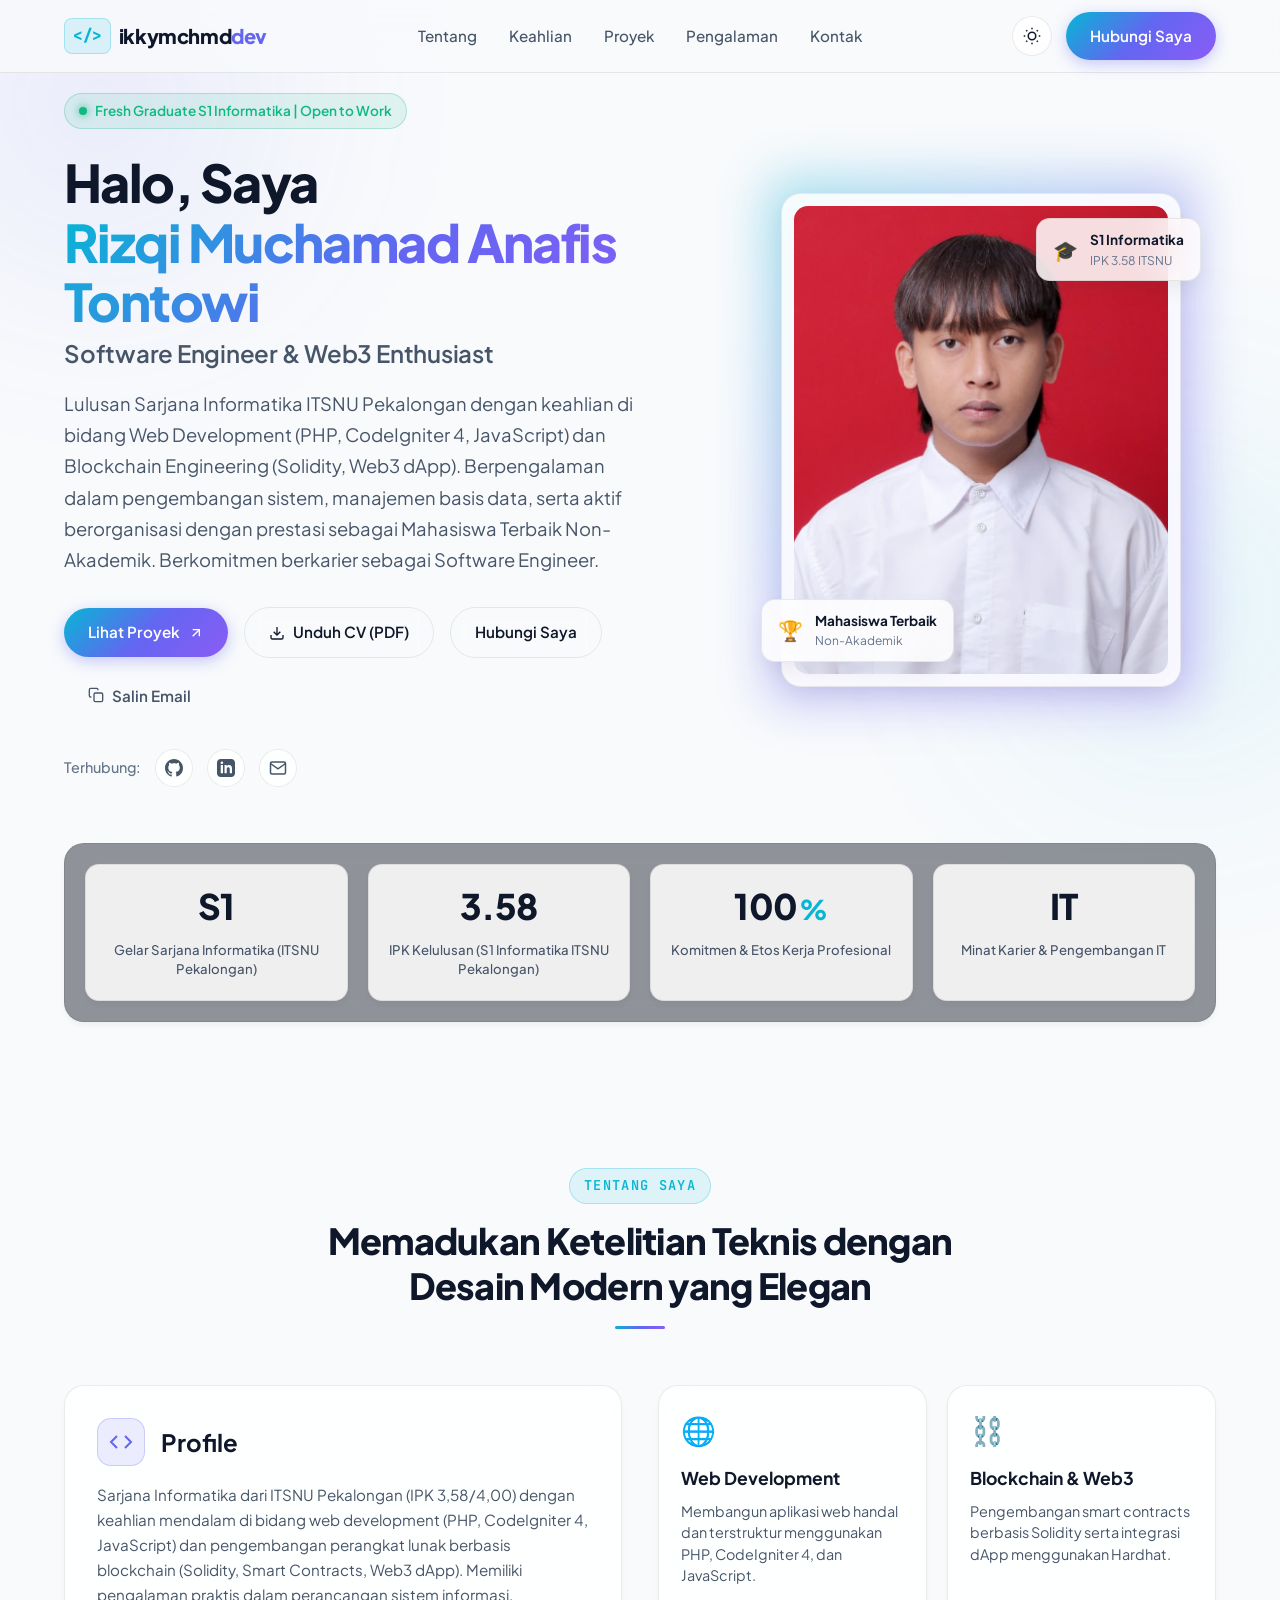
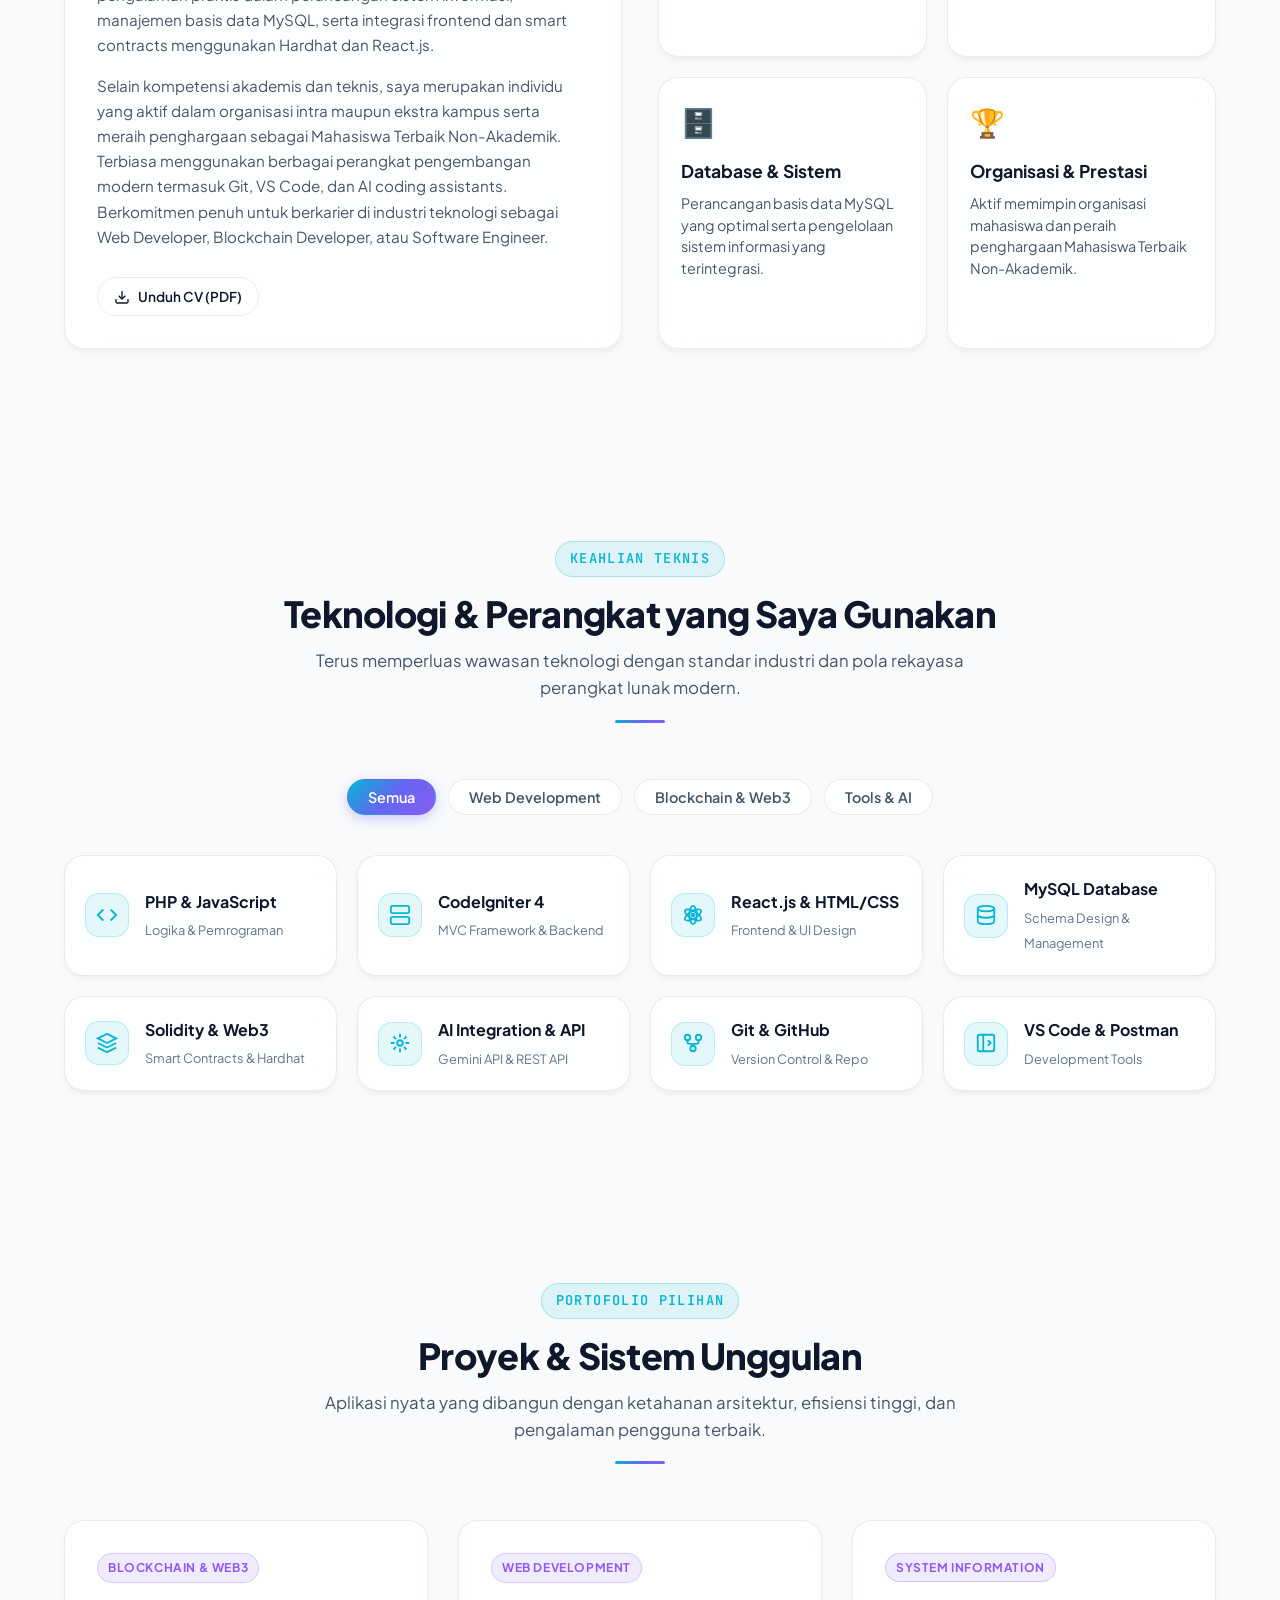
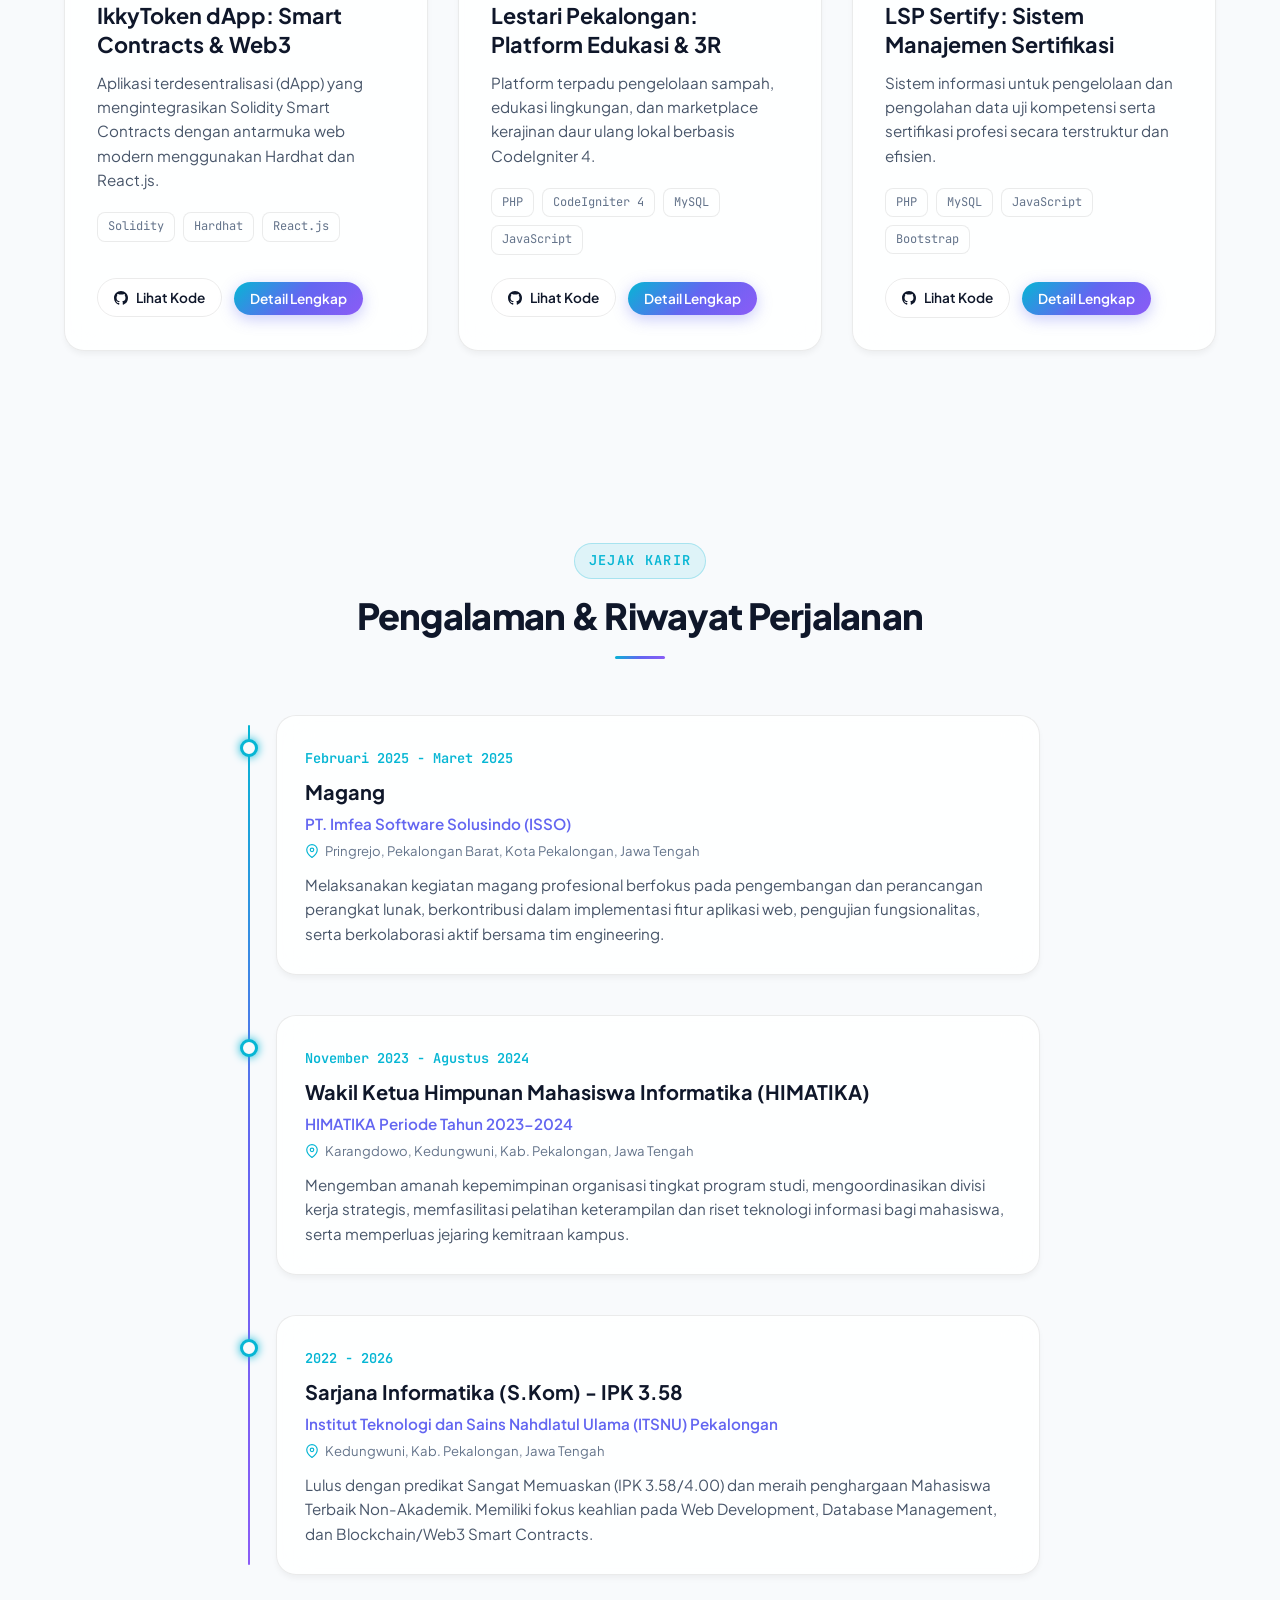
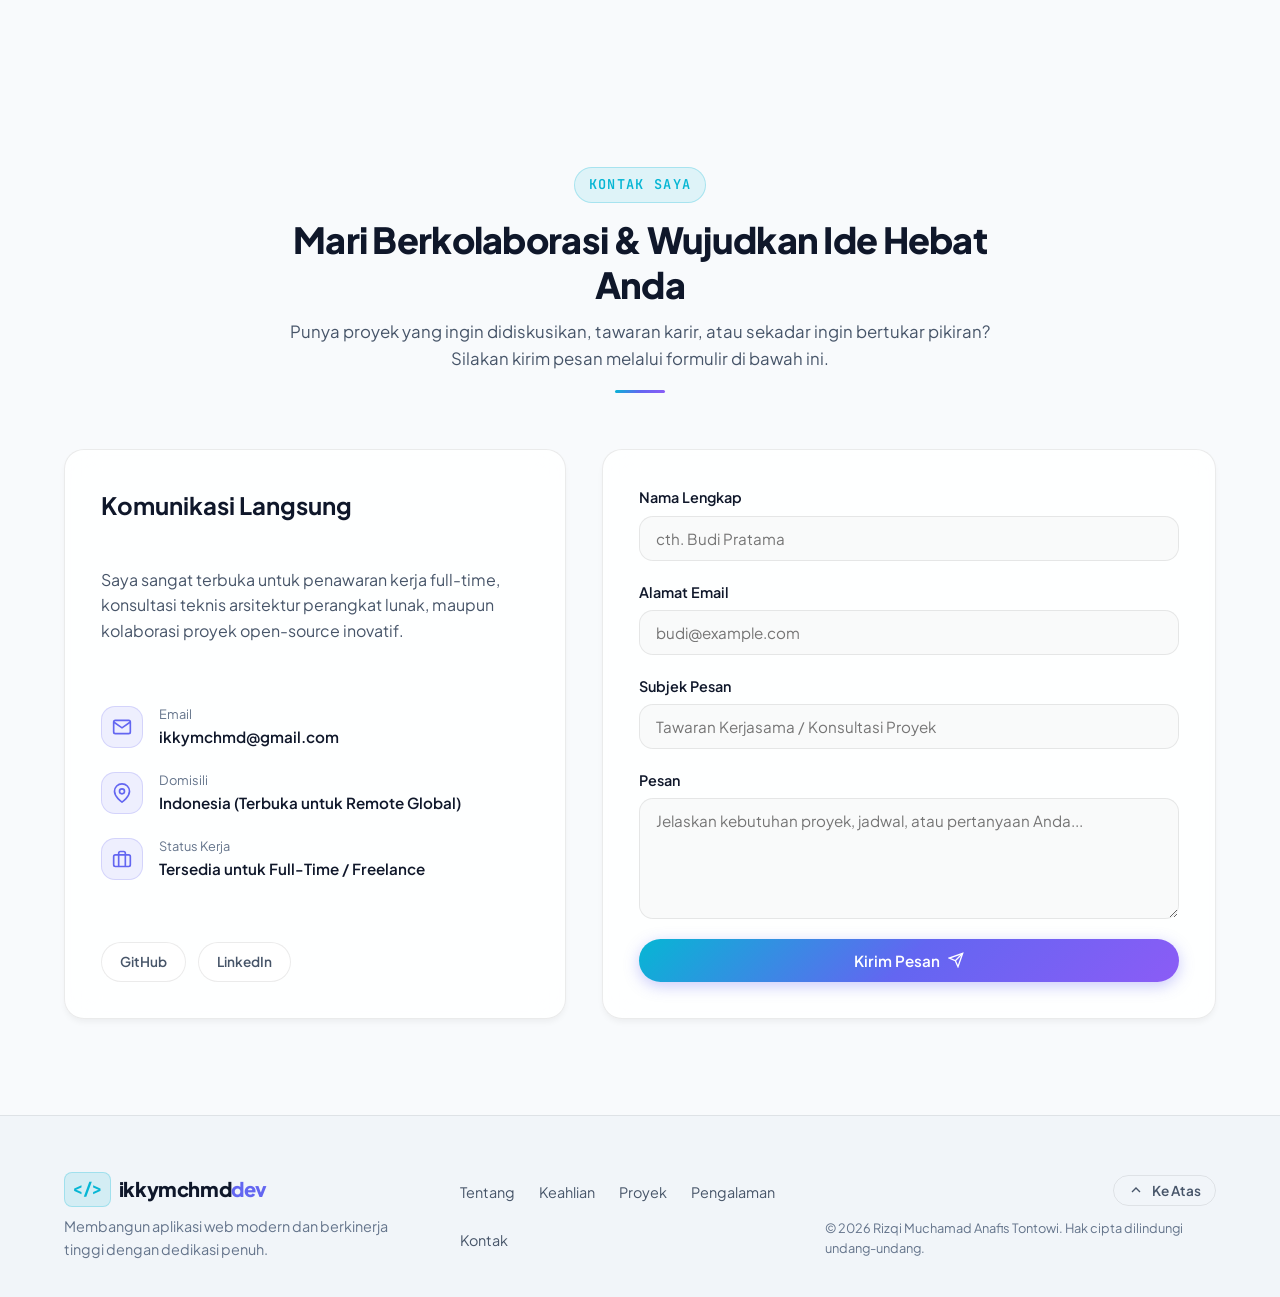
<file: index.html>
<!DOCTYPE html>
<html lang="id" data-theme="dark">
<head>
  <meta charset="UTF-8" />
  <meta name="viewport" content="width=device-width, initial-scale=1.0" />
  <meta name="description" content="Portofolio Rizqi Muchamad Anafis Tontowi - Sarjana Informatika ITSNU Pekalongan, Software Engineer spesialis Web Development dan Blockchain Engineering." />
  <meta name="keywords" content="Rizqi Muchamad Anafis Tontowi, Rizqi Muchamad, Ikky, Portofolio, Software Engineer, Web Developer, PHP, CodeIgniter 4, Blockchain, Solidity, Web3, ITSNU Pekalongan" />
  <meta name="author" content="Rizqi Muchamad Anafis Tontowi" />
  
  <!-- Open Graph Meta Tags -->
  <meta property="og:title" content="Rizqi Muchamad Anafis Tontowi | Software Engineer" />
  <meta property="og:description" content="Lulusan Sarjana Informatika ITSNU Pekalongan dengan keahlian di bidang Web Development dan Blockchain Engineering." />
  <meta property="og:type" content="website" />
  <meta property="og:url" content="https://ikkymchmddev.github.io/portofolio/" />
  
  <title>Rizqi Muchamad Anafis Tontowi | Software Engineer</title>
  
  <!-- Google Fonts -->
  <link rel="preconnect" href="https://fonts.googleapis.com" />
  <link rel="preconnect" href="https://fonts.gstatic.com" crossorigin />
  <link href="https://fonts.googleapis.com/css2?family=Plus+Jakarta+Sans:wght@300;400;500;600;700;800&family=JetBrains+Mono:wght@400;500;600&display=swap" rel="stylesheet" />
  
  <link rel="stylesheet" href="style.css" />
</head>
<body>
  <!-- Ambient Background Glows -->
  <div class="ambient-glow glow-top-left" aria-hidden="true"></div>
  <div class="ambient-glow glow-bottom-right" aria-hidden="true"></div>

  <!-- Header / Navigasi -->
  <header class="header" id="header">
    <div class="container nav-container">
      <a href="#hero" class="brand-logo" id="brand-logo" aria-label="Beranda">
        <span class="logo-symbol">&lt;/&gt;</span>
        <span class="logo-text">ikkymchmd<span class="accent-dot">dev</span></span>
      </a>

      <!-- Menu Navigasi Desktop -->
      <nav class="nav-menu" id="nav-menu">
        <ul class="nav-list">
          <li class="nav-item"><a href="#about" class="nav-link" id="nav-about">Tentang</a></li>
          <li class="nav-item"><a href="#skills" class="nav-link" id="nav-skills">Keahlian</a></li>
          <li class="nav-item"><a href="#projects" class="nav-link" id="nav-projects">Proyek</a></li>
          <li class="nav-item"><a href="#experience" class="nav-link" id="nav-experience">Pengalaman</a></li>
          <li class="nav-item"><a href="#contact" class="nav-link" id="nav-contact">Kontak</a></li>
        </ul>
      </nav>

      <!-- Tombol Aksi -->
      <div class="nav-actions">
        <!-- Pengalih Tema (Dark/Light) -->
        <button class="theme-toggle-btn" id="theme-toggle-btn" aria-label="Ganti tema">
          <svg class="sun-icon" viewBox="0 0 24 24" fill="none" stroke="currentColor" stroke-width="2">
            <circle cx="12" cy="12" r="5"></circle>
            <line x1="12" y1="1" x2="12" y2="3"></line>
            <line x1="12" y1="21" x2="12" y2="23"></line>
            <line x1="4.22" y1="4.22" x2="5.64" y2="5.64"></line>
            <line x1="18.36" y1="18.36" x2="19.78" y2="19.78"></line>
            <line x1="1" y1="12" x2="3" y2="12"></line>
            <line x1="21" y1="12" x2="23" y2="12"></line>
            <line x1="4.22" y1="19.78" x2="5.64" y2="18.36"></line>
            <line x1="18.36" y1="5.64" x2="19.78" y2="4.22"></line>
          </svg>
          <svg class="moon-icon" viewBox="0 0 24 24" fill="none" stroke="currentColor" stroke-width="2">
            <path d="M21 12.79A9 9 0 1 1 11.21 3 7 7 0 0 0 21 12.79z"></path>
          </svg>
        </button>

        <a href="#contact" class="btn btn-primary nav-cta" id="nav-cta-btn">Hubungi Saya</a>

        <!-- Tombol Hamburger Menu Mobile -->
        <button class="mobile-toggle-btn" id="mobile-toggle-btn" aria-label="Buka menu navigasi" aria-expanded="false">
          <span class="hamburger-bar"></span>
          <span class="hamburger-bar"></span>
          <span class="hamburger-bar"></span>
        </button>
      </div>
    </div>
  </header>

  <main>
    <!-- Bagian Hero -->
    <section class="hero-section" id="hero">
      <div class="container hero-container">
        <div class="hero-content">
          <div class="status-badge" id="hero-status-badge">
            <span class="status-dot"></span>
            <span>Fresh Graduate S1 Informatika | Open to Work</span>
          </div>

          <h1 class="hero-title" id="hero-main-title">
            Halo, Saya <span class="gradient-text">Rizqi Muchamad Anafis Tontowi</span>
            <span class="sub-greeting">Software Engineer & Web3 Enthusiast</span>
          </h1>

          <p class="hero-description">
            Lulusan Sarjana Informatika ITSNU Pekalongan dengan keahlian di bidang Web Development (PHP, CodeIgniter 4, JavaScript) dan Blockchain Engineering (Solidity, Web3 dApp). Berpengalaman dalam pengembangan sistem, manajemen basis data, serta aktif berorganisasi dengan prestasi sebagai Mahasiswa Terbaik Non-Akademik. Berkomitmen berkarier sebagai Software Engineer.
          </p>

          <div class="hero-cta-group">
            <a href="#projects" class="btn btn-primary" id="hero-btn-work">
              <span>Lihat Proyek</span>
              <svg viewBox="0 0 24 24" fill="none" stroke="currentColor" stroke-width="2" class="btn-icon">
                <line x1="7" y1="17" x2="17" y2="7"></line>
                <polyline points="7 7 17 7 17 17"></polyline>
              </svg>
            </a>
            <a href="assets/CV_RizqiMuchamadAnafisTontowi.pdf" download="CV_RizqiMuchamadAnafisTontowi.pdf" class="btn btn-outline" id="hero-btn-cv" target="_blank" title="Unduh CV format PDF">
              <svg viewBox="0 0 24 24" fill="none" stroke="currentColor" stroke-width="2" class="btn-icon">
                <path d="M21 15v4a2 2 0 0 1-2 2H5a2 2 0 0 1-2-2v-4"></path>
                <polyline points="7 10 12 15 17 10"></polyline>
                <line x1="12" y1="15" x2="12" y2="3"></line>
              </svg>
              <span>Unduh CV (PDF)</span>
            </a>
            <a href="#contact" class="btn btn-outline" id="hero-btn-contact">
              <span>Hubungi Saya</span>
            </a>
            <button class="btn btn-ghost copy-email-btn" id="copy-email-btn" title="Salin alamat email" aria-label="Salin alamat email">
              <svg viewBox="0 0 24 24" fill="none" stroke="currentColor" stroke-width="2" class="btn-icon">
                <rect x="9" y="9" width="13" height="13" rx="2" ry="2"></rect>
                <path d="M5 15H4a2 2 0 0 1-2-2V4a2 2 0 0 1 2-2h9a2 2 0 0 1 2 2v1"></path>
              </svg>
              <span class="copy-text">Salin Email</span>
            </button>
          </div>

          <!-- Tautan Media Sosial -->
          <div class="hero-socials">
            <span class="socials-label">Terhubung:</span>
            <a href="https://github.com/ikkymchmddev" target="_blank" rel="noopener noreferrer" class="social-link" id="hero-github-link" aria-label="Profil GitHub">
              <svg viewBox="0 0 24 24" fill="currentColor"><path d="M12 0C5.37 0 0 5.37 0 12c0 5.31 3.435 9.795 8.205 11.385.6.105.825-.255.825-.57 0-.285-.015-1.23-.015-2.235-3.015.555-3.795-.735-4.035-1.41-.135-.345-.72-1.41-1.23-1.695-.42-.225-1.02-.78-.015-.795.945-.015 1.62.87 1.845 1.23 1.08 1.815 2.805 1.305 3.495.99.105-.78.42-1.305.765-1.605-2.67-.3-5.46-1.335-5.46-5.925 0-1.305.465-2.385 1.23-3.225-.12-.3-.54-1.53.12-3.18 0 0 1.005-.315 3.3 1.23.96-.27 1.98-.405 3-.405s2.04.135 3 .405c2.295-1.56 3.3-1.23 3.3-1.23.66 1.65.24 2.88.12 3.18.765.84 1.23 1.905 1.23 3.225 0 4.605-2.805 5.625-5.475 5.925.435.375.81 1.095.81 2.22 0 1.605-.015 2.895-.015 3.3 0 .315.225.69.825.57A12.02 12.02 0 0 0 24 12c0-6.63-5.37-12-12-12z"/></svg>
            </a>
            <a href="https://www.linkedin.com/in/ikkymchmd" target="_blank" rel="noopener noreferrer" class="social-link" id="hero-linkedin-link" aria-label="Profil LinkedIn">
              <svg viewBox="0 0 24 24" fill="currentColor"><path d="M19 0h-14c-2.761 0-5 2.239-5 5v14c0 2.761 2.239 5 5 5h14c2.762 0 5-2.239 5-5v-14c0-2.761-2.238-5-5-5zm-11 19h-3v-11h3v11zm-1.5-12.268c-.966 0-1.75-.79-1.75-1.764s.784-1.764 1.75-1.764 1.75.79 1.75 1.764-.783 1.764-1.75 1.764zm13.5 12.268h-3v-5.604c0-3.368-4-3.113-4 0v5.604h-3v-11h3v1.765c1.396-2.586 7-2.777 7 2.476v6.759z"/></svg>
            </a>
            <a href="mailto:ikkymchmd@gmail.com" class="social-link" id="hero-mail-link" aria-label="Kirim Email">
              <svg viewBox="0 0 24 24" fill="none" stroke="currentColor" stroke-width="2"><path d="M4 4h16c1.1 0 2 .9 2 2v12c0 1.1-.9 2-2 2H4c-1.1 0-2-.9-2-2V6c0-1.1.9-2 2-2z"></path><polyline points="22,6 12,13 2,6"></polyline></svg>
            </a>
          </div>
        </div>

        <!-- Kartu Avatar Digital -->
        <div class="hero-visual">
          <div class="avatar-card-wrapper">
            <div class="avatar-glow-ring"></div>
            <div class="avatar-glass-card">
              <img src="assets/avatar.jpg" alt="Avatar Pengembang Perangkat Lunak - Rizqi Muchamad Anafis Tontowi" class="avatar-image" id="hero-avatar-img" />
            </div>

            <!-- Badge Mengambang Interaktif -->
            <div class="floating-badge badge-top-right">
              <span class="badge-icon">🎓</span>
              <div>
                <span class="badge-title">S1 Informatika</span>
                <span class="badge-sub">IPK 3.58 ITSNU</span>
              </div>
            </div>

            <div class="floating-badge badge-bottom-left">
              <span class="badge-icon">🏆</span>
              <div>
                <span class="badge-title">Mahasiswa Terbaik</span>
                <span class="badge-sub">Non-Akademik</span>
              </div>
            </div>
          </div>
        </div>
      </div>

      <!-- Statistik Pencapaian -->
      <div class="container">
        <div class="stats-grid" id="stats-grid">
          <!-- Kotak 1: Gelar Sarjana -->
          <div class="stat-card">
            <div class="stat-value-group">
              <span class="stat-number">S1</span>
            </div>
            <span class="stat-label">Gelar Sarjana Informatika (ITSNU Pekalongan)</span>
          </div>

          <!-- Kotak 2: IPK Kelulusan -->
          <div class="stat-card">
            <div class="stat-value-group">
              <span class="stat-number" data-target="3.58">3.58</span>
            </div>
            <span class="stat-label">IPK Kelulusan (S1 Informatika ITSNU Pekalongan)</span>
          </div>

          <!-- Kotak 3: Komitmen Profesional -->
          <div class="stat-card">
            <div class="stat-value-group">
              <span class="stat-number" data-target="100">100</span><span class="stat-plus">%</span>
            </div>
            <span class="stat-label">Komitmen & Etos Kerja Profesional</span>
          </div>

          <!-- Kotak 4: Minat Karier IT -->
          <div class="stat-card">
            <div class="stat-value-group">
              <span class="stat-number">IT</span>
            </div>
            <span class="stat-label">Minat Karier & Pengembangan IT</span>
          </div>
        </div>
      </div>
    </section>

    <!-- Bagian Tentang Saya -->
    <section class="section about-section" id="about">
      <div class="container">
        <div class="section-header">
          <span class="section-tag">Tentang Saya</span>
          <h2 class="section-title">Memadukan Ketelitian Teknis dengan Desain Modern yang Elegan</h2>
          <div class="section-divider"></div>
        </div>

        <div class="about-grid">
          <div class="about-card glass-panel">
            <div class="about-icon-header">
              <div class="icon-bubble">
                <svg viewBox="0 0 24 24" fill="none" stroke="currentColor" stroke-width="2"><polyline points="16 18 22 12 16 6"></polyline><polyline points="8 6 2 12 8 18"></polyline></svg>
              </div>
              <h3>Profile</h3>
            </div>
            <p>
              Sarjana Informatika dari ITSNU Pekalongan (IPK 3,58/4,00) dengan keahlian mendalam di bidang web development (PHP, CodeIgniter 4, JavaScript) dan pengembangan perangkat lunak berbasis blockchain (Solidity, Smart Contracts, Web3 dApp). Memiliki pengalaman praktis dalam perancangan sistem informasi, manajemen basis data MySQL, serta integrasi frontend dan smart contracts menggunakan Hardhat dan React.js.
            </p>
            <p>
              Selain kompetensi akademis dan teknis, saya merupakan individu yang aktif dalam organisasi intra maupun ekstra kampus serta meraih penghargaan sebagai Mahasiswa Terbaik Non-Akademik. Terbiasa menggunakan berbagai perangkat pengembangan modern termasuk Git, VS Code, dan AI coding assistants. Berkomitmen penuh untuk berkarier di industri teknologi sebagai Web Developer, Blockchain Developer, atau Software Engineer.
            </p>
            <div style="margin-top: 12px; display: flex; flex-wrap: wrap; gap: 10px;">
              <a href="assets/CV_RizqiMuchamadAnafisTontowi.pdf" download="CV_RizqiMuchamadAnafisTontowi.pdf" class="btn btn-outline btn-sm" id="about-btn-cv-pdf" target="_blank" title="Unduh CV format PDF">
                <svg viewBox="0 0 24 24" fill="none" stroke="currentColor" stroke-width="2" class="btn-icon">
                  <path d="M21 15v4a2 2 0 0 1-2 2H5a2 2 0 0 1-2-2v-4"></path>
                  <polyline points="7 10 12 15 17 10"></polyline>
                  <line x1="12" y1="15" x2="12" y2="3"></line>
                </svg>
                <span>Unduh CV (PDF)</span>
              </a>
            </div>
          </div>

          <div class="about-highlights-grid">
            <div class="highlight-item glass-panel">
              <div class="highlight-icon">🌐</div>
              <h4>Web Development</h4>
              <p>Membangun aplikasi web handal dan terstruktur menggunakan PHP, CodeIgniter 4, dan JavaScript.</p>
            </div>
            <div class="highlight-item glass-panel">
              <div class="highlight-icon">⛓️</div>
              <h4>Blockchain & Web3</h4>
              <p>Pengembangan smart contracts berbasis Solidity serta integrasi dApp menggunakan Hardhat.</p>
            </div>
            <div class="highlight-item glass-panel">
              <div class="highlight-icon">🗄️</div>
              <h4>Database & Sistem</h4>
              <p>Perancangan basis data MySQL yang optimal serta pengelolaan sistem informasi yang terintegrasi.</p>
            </div>
            <div class="highlight-item glass-panel">
              <div class="highlight-icon">🏆</div>
              <h4>Organisasi & Prestasi</h4>
              <p>Aktif memimpin organisasi mahasiswa dan peraih penghargaan Mahasiswa Terbaik Non-Akademik.</p>
            </div>
          </div>
        </div>
      </div>
    </section>

    <!-- Bagian Keahlian / Tech Stack -->
    <section class="section skills-section" id="skills">
      <div class="container">
        <div class="section-header">
          <span class="section-tag">Keahlian Teknis</span>
          <h2 class="section-title">Teknologi & Perangkat yang Saya Gunakan</h2>
          <p class="section-subtitle">Terus memperluas wawasan teknologi dengan standar industri dan pola rekayasa perangkat lunak modern.</p>
          <div class="section-divider"></div>
        </div>

        <!-- Tombol Filter -->
        <div class="filter-tabs" id="skill-filters">
          <button class="filter-btn active" data-filter="all">Semua</button>
          <button class="filter-btn" data-filter="web">Web Development</button>
          <button class="filter-btn" data-filter="blockchain">Blockchain & Web3</button>
          <button class="filter-btn" data-filter="tools">Tools & AI</button>
        </div>

        <!-- Kisi Keahlian -->
        <div class="skills-grid" id="skills-grid">
          <!-- 1. PHP & JavaScript -->
          <div class="skill-card glass-panel" data-category="web">
            <div class="skill-icon-wrap">
              <svg viewBox="0 0 24 24" fill="none" stroke="currentColor" stroke-width="2" class="skill-svg"><polyline points="16 18 22 12 16 6"></polyline><polyline points="8 6 2 12 8 18"></polyline></svg>
            </div>
            <div class="skill-info">
              <h4 class="skill-name">PHP & JavaScript</h4>
              <span class="skill-level">Logika & Pemrograman</span>
            </div>
          </div>

          <!-- 2. CodeIgniter 4 -->
          <div class="skill-card glass-panel" data-category="web">
            <div class="skill-icon-wrap">
              <svg viewBox="0 0 24 24" fill="none" stroke="currentColor" stroke-width="2" class="skill-svg"><rect x="2" y="2" width="20" height="8" rx="2" ry="2"></rect><rect x="2" y="14" width="20" height="8" rx="2" ry="2"></rect><line x1="6" y1="6" x2="6.01" y2="6"></line><line x1="6" y1="18" x2="6.01" y2="18"></line></svg>
            </div>
            <div class="skill-info">
              <h4 class="skill-name">CodeIgniter 4</h4>
              <span class="skill-level">MVC Framework & Backend</span>
            </div>
          </div>

          <!-- 3. React.js & HTML/CSS -->
          <div class="skill-card glass-panel" data-category="web blockchain">
            <div class="skill-icon-wrap">
              <svg viewBox="0 0 24 24" fill="none" stroke="currentColor" stroke-width="2" class="skill-svg"><ellipse cx="12" cy="12" rx="10" ry="4" transform="rotate(30 12 12)"></ellipse><ellipse cx="12" cy="12" rx="10" ry="4" transform="rotate(90 12 12)"></ellipse><ellipse cx="12" cy="12" rx="10" ry="4" transform="rotate(150 12 12)"></ellipse><circle cx="12" cy="12" r="1.5" fill="currentColor"></circle></svg>
            </div>
            <div class="skill-info">
              <h4 class="skill-name">React.js & HTML/CSS</h4>
              <span class="skill-level">Frontend & UI Design</span>
            </div>
          </div>

          <!-- 4. MySQL Database -->
          <div class="skill-card glass-panel" data-category="web">
            <div class="skill-icon-wrap">
              <svg viewBox="0 0 24 24" fill="none" stroke="currentColor" stroke-width="2" class="skill-svg"><ellipse cx="12" cy="5" rx="9" ry="3"></ellipse><path d="M21 12c0 1.66-4 3-9 3s-9-1.34-9-3"></path><path d="M3 5v14c0 1.66 4 3 9 3s9-1.34 9-3V5"></path></svg>
            </div>
            <div class="skill-info">
              <h4 class="skill-name">MySQL Database</h4>
              <span class="skill-level">Schema Design & Management</span>
            </div>
          </div>

          <!-- 5. Solidity & Web3 -->
          <div class="skill-card glass-panel" data-category="blockchain">
            <div class="skill-icon-wrap">
              <svg viewBox="0 0 24 24" fill="none" stroke="currentColor" stroke-width="2" class="skill-svg"><path d="M12 2L2 7l10 5 10-5-10-5z"></path><path d="M2 17l10 5 10-5"></path><path d="M2 12l10 5 10-5"></path></svg>
            </div>
            <div class="skill-info">
              <h4 class="skill-name">Solidity & Web3</h4>
              <span class="skill-level">Smart Contracts & Hardhat</span>
            </div>
          </div>

          <!-- 6. AI Integration & API -->
          <div class="skill-card glass-panel" data-category="tools web">
            <div class="skill-icon-wrap">
              <svg viewBox="0 0 24 24" fill="none" stroke="currentColor" stroke-width="2" class="skill-svg"><path d="M12 2v4m0 12v4M4.93 4.93l2.83 2.83m8.48 8.48l2.83 2.83M2 12h4m12 0h4M4.93 19.07l2.83-2.83m8.48-8.48l2.83-2.83"></path><circle cx="12" cy="12" r="3"></circle></svg>
            </div>
            <div class="skill-info">
              <h4 class="skill-name">AI Integration & API</h4>
              <span class="skill-level">Gemini API & REST API</span>
            </div>
          </div>

          <!-- 7. Git & GitHub -->
          <div class="skill-card glass-panel" data-category="tools">
            <div class="skill-icon-wrap">
              <svg viewBox="0 0 24 24" fill="none" stroke="currentColor" stroke-width="2" class="skill-svg"><circle cx="12" cy="18" r="3"></circle><circle cx="6" cy="6" r="3"></circle><circle cx="18" cy="6" r="3"></circle><path d="M18 9v2a2 2 0 0 1-2 2H8a2 2 0 0 1-2-2V9"></path><line x1="12" y1="12" x2="12" y2="15"></line></svg>
            </div>
            <div class="skill-info">
              <h4 class="skill-name">Git & GitHub</h4>
              <span class="skill-level">Version Control & Repo</span>
            </div>
          </div>

          <!-- 8. VS Code & Postman -->
          <div class="skill-card glass-panel" data-category="tools">
            <div class="skill-icon-wrap">
              <svg viewBox="0 0 24 24" fill="none" stroke="currentColor" stroke-width="2" class="skill-svg"><rect x="3" y="3" width="18" height="18" rx="2" ry="2"></rect><line x1="9" y1="3" x2="9" y2="21"></line><path d="M14 9l3 3-3 3"></path></svg>
            </div>
            <div class="skill-info">
              <h4 class="skill-name">VS Code & Postman</h4>
              <span class="skill-level">Development Tools</span>
            </div>
          </div>
        </div>
      </div>
    </section>

    <!-- Bagian Proyek Pilihan -->
    <section class="section projects-section" id="projects">
      <div class="container">
        <div class="section-header">
          <span class="section-tag">Portofolio Pilihan</span>
          <h2 class="section-title">Proyek & Sistem Unggulan</h2>
          <p class="section-subtitle">Aplikasi nyata yang dibangun dengan ketahanan arsitektur, efisiensi tinggi, dan pengalaman pengguna terbaik.</p>
          <div class="section-divider"></div>
        </div>

        <div class="projects-grid">
          <!-- Proyek 1: IkkyToken dApp -->
          <article class="project-card glass-panel" id="project-ikkytoken">
            <div class="project-badge">BLOCKCHAIN & WEB3</div>
            <div class="project-header">
              <h3 class="project-title">IkkyToken dApp: Smart Contracts & Web3</h3>
              <p class="project-description">
                Aplikasi terdesentralisasi (dApp) yang mengintegrasikan Solidity Smart Contracts dengan antarmuka web modern menggunakan Hardhat dan React.js.
              </p>
            </div>
            <div class="project-tags">
              <span class="tech-tag">Solidity</span>
              <span class="tech-tag">Hardhat</span>
              <span class="tech-tag">React.js</span>
            </div>
            <div class="project-links">
              <a href="https://github.com/ikkymchmddev/IkkyToken-DApp" target="_blank" rel="noopener noreferrer" class="btn btn-sm btn-outline">
                <svg viewBox="0 0 24 24" fill="currentColor" class="sm-icon"><path d="M12 0C5.37 0 0 5.37 0 12c0 5.31 3.435 9.795 8.205 11.385.6.105.825-.255.825-.57 0-.285-.015-1.23-.015-2.235-3.015.555-3.795-.735-4.035-1.41-.135-.345-.72-1.41-1.23-1.695-.42-.225-1.02-.78-.015-.795.945-.015 1.62.87 1.845 1.23 1.08 1.815 2.805 1.305 3.495.99.105-.78.42-1.305.765-1.605-2.67-.3-5.46-1.335-5.46-5.925 0-1.305.465-2.385 1.23-3.225-.12-.3-.54-1.53.12-3.18 0 0 1.005-.315 3.3 1.23.96-.27 1.98-.405 3-.405s2.04.135 3 .405c2.295-1.56 3.3-1.23 3.3-1.23.66 1.65.24 2.88.12 3.18.765.84 1.23 1.905 1.23 3.225 0 4.605-2.805 5.625-5.475 5.925.435.375.81 1.095.81 2.22 0 1.605-.015 2.895-.015 3.3 0 .315.225.69.825.57A12.02 12.02 0 0 0 24 12c0-6.63-5.37-12-12-12z"/></svg>
                <span>Lihat Kode</span>
              </a>
              <button class="btn btn-sm btn-primary project-details-btn" data-project="ikkytoken">
                <span>Detail Lengkap</span>
              </button>
            </div>
          </article>

          <!-- Proyek 2: Lestari Pekalongan -->
          <article class="project-card glass-panel" id="project-lestari">
            <div class="project-badge">WEB DEVELOPMENT</div>
            <div class="project-header">
              <h3 class="project-title">Lestari Pekalongan: Platform Edukasi & 3R</h3>
              <p class="project-description">
                Platform terpadu pengelolaan sampah, edukasi lingkungan, dan marketplace kerajinan daur ulang lokal berbasis CodeIgniter 4.
              </p>
            </div>
            <div class="project-tags">
              <span class="tech-tag">PHP</span>
              <span class="tech-tag">CodeIgniter 4</span>
              <span class="tech-tag">MySQL</span>
              <span class="tech-tag">JavaScript</span>
            </div>
            <div class="project-links">
              <a href="https://github.com/ikkymchmddev" target="_blank" rel="noopener noreferrer" class="btn btn-sm btn-outline">
                <svg viewBox="0 0 24 24" fill="currentColor" class="sm-icon"><path d="M12 0C5.37 0 0 5.37 0 12c0 5.31 3.435 9.795 8.205 11.385.6.105.825-.255.825-.57 0-.285-.015-1.23-.015-2.235-3.015.555-3.795-.735-4.035-1.41-.135-.345-.72-1.41-1.23-1.695-.42-.225-1.02-.78-.015-.795.945-.015 1.62.87 1.845 1.23 1.08 1.815 2.805 1.305 3.495.99.105-.78.42-1.305.765-1.605-2.67-.3-5.46-1.335-5.46-5.925 0-1.305.465-2.385 1.23-3.225-.12-.3-.54-1.53.12-3.18 0 0 1.005-.315 3.3 1.23.96-.27 1.98-.405 3-.405s2.04.135 3 .405c2.295-1.56 3.3-1.23 3.3-1.23.66 1.65.24 2.88.12 3.18.765.84 1.23 1.905 1.23 3.225 0 4.605-2.805 5.625-5.475 5.925.435.375.81 1.095.81 2.22 0 1.605-.015 2.895-.015 3.3 0 .315.225.69.825.57A12.02 12.02 0 0 0 24 12c0-6.63-5.37-12-12-12z"/></svg>
                <span>Lihat Kode</span>
              </a>
              <button class="btn btn-sm btn-primary project-details-btn" data-project="lestari">
                <span>Detail Lengkap</span>
              </button>
            </div>
          </article>

          <!-- Proyek 3: LSP Sertify -->
          <article class="project-card glass-panel" id="project-lspsertify">
            <div class="project-badge">SYSTEM INFORMATION</div>
            <div class="project-header">
              <h3 class="project-title">LSP Sertify: Sistem Manajemen Sertifikasi</h3>
              <p class="project-description">
                Sistem informasi untuk pengelolaan dan pengolahan data uji kompetensi serta sertifikasi profesi secara terstruktur dan efisien.
              </p>
            </div>
            <div class="project-tags">
              <span class="tech-tag">PHP</span>
              <span class="tech-tag">MySQL</span>
              <span class="tech-tag">JavaScript</span>
              <span class="tech-tag">Bootstrap</span>
            </div>
            <div class="project-links">
              <a href="https://github.com/ikkymchmddev/lsp_sertify" target="_blank" rel="noopener noreferrer" class="btn btn-sm btn-outline">
                <svg viewBox="0 0 24 24" fill="currentColor" class="sm-icon"><path d="M12 0C5.37 0 0 5.37 0 12c0 5.31 3.435 9.795 8.205 11.385.6.105.825-.255.825-.57 0-.285-.015-1.23-.015-2.235-3.015.555-3.795-.735-4.035-1.41-.135-.345-.72-1.41-1.23-1.695-.42-.225-1.02-.78-.015-.795.945-.015 1.62.87 1.845 1.23 1.08 1.815 2.805 1.305 3.495.99.105-.78.42-1.305.765-1.605-2.67-.3-5.46-1.335-5.46-5.925 0-1.305.465-2.385 1.23-3.225-.12-.3-.54-1.53.12-3.18 0 0 1.005-.315 3.3 1.23.96-.27 1.98-.405 3-.405s2.04.135 3 .405c2.295-1.56 3.3-1.23 3.3-1.23.66 1.65.24 2.88.12 3.18.765.84 1.23 1.905 1.23 3.225 0 4.605-2.805 5.625-5.475 5.925.435.375.81 1.095.81 2.22 0 1.605-.015 2.895-.015 3.3 0 .315.225.69.825.57A12.02 12.02 0 0 0 24 12c0-6.63-5.37-12-12-12z"/></svg>
                <span>Lihat Kode</span>
              </a>
              <button class="btn btn-sm btn-primary project-details-btn" data-project="lspsertify">
                <span>Detail Lengkap</span>
              </button>
            </div>
          </article>
        </div>
      </div>
    </section>

    <!-- Bagian Pengalaman & Pendidikan -->
    <section class="section experience-section" id="experience">
      <div class="container">
        <div class="section-header">
          <span class="section-tag">Jejak Karir</span>
          <h2 class="section-title">Pengalaman & Riwayat Perjalanan</h2>
          <div class="section-divider"></div>
        </div>

        <div class="timeline">
          <!-- Pengalaman 1: Magang PT. ISSO -->
          <div class="timeline-item">
            <div class="timeline-dot"></div>
            <div class="timeline-content glass-panel">
              <span class="timeline-date">Februari 2025 - Maret 2025</span>
              <h3 class="timeline-role">Magang</h3>
              <h4 class="timeline-company">PT. Imfea Software Solusindo (ISSO)</h4>
              <div class="timeline-location">
                <svg viewBox="0 0 24 24" fill="none" stroke="currentColor" stroke-width="2"><path d="M21 10c0 7-9 13-9 13s-9-6-9-13a9 9 0 0 1 18 0z"></path><circle cx="12" cy="10" r="3"></circle></svg>
                <span>Pringrejo, Pekalongan Barat, Kota Pekalongan, Jawa Tengah</span>
              </div>
              <p>
                Melaksanakan kegiatan magang profesional berfokus pada pengembangan dan perancangan perangkat lunak, berkontribusi dalam implementasi fitur aplikasi web, pengujian fungsionalitas, serta berkolaborasi aktif bersama tim engineering.
              </p>
            </div>
          </div>

          <!-- Pengalaman 2: Wakil Ketua HIMATIKA -->
          <div class="timeline-item">
            <div class="timeline-dot"></div>
            <div class="timeline-content glass-panel">
              <span class="timeline-date">November 2023 - Agustus 2024</span>
              <h3 class="timeline-role">Wakil Ketua Himpunan Mahasiswa Informatika (HIMATIKA)</h3>
              <h4 class="timeline-company">HIMATIKA Periode Tahun 2023-2024</h4>
              <div class="timeline-location">
                <svg viewBox="0 0 24 24" fill="none" stroke="currentColor" stroke-width="2"><path d="M21 10c0 7-9 13-9 13s-9-6-9-13a9 9 0 0 1 18 0z"></path><circle cx="12" cy="10" r="3"></circle></svg>
                <span>Karangdowo, Kedungwuni, Kab. Pekalongan, Jawa Tengah</span>
              </div>
              <p>
                Mengemban amanah kepemimpinan organisasi tingkat program studi, mengoordinasikan divisi kerja strategis, memfasilitasi pelatihan keterampilan dan riset teknologi informasi bagi mahasiswa, serta memperluas jejaring kemitraan kampus.
              </p>
            </div>
          </div>

          <!-- Pendidikan: ITSNU Pekalongan -->
          <div class="timeline-item">
            <div class="timeline-dot"></div>
            <div class="timeline-content glass-panel">
              <span class="timeline-date">2022 - 2026</span>
              <h3 class="timeline-role">Sarjana Informatika (S.Kom) - IPK 3.58</h3>
              <h4 class="timeline-company">Institut Teknologi dan Sains Nahdlatul Ulama (ITSNU) Pekalongan</h4>
              <div class="timeline-location">
                <svg viewBox="0 0 24 24" fill="none" stroke="currentColor" stroke-width="2"><path d="M21 10c0 7-9 13-9 13s-9-6-9-13a9 9 0 0 1 18 0z"></path><circle cx="12" cy="10" r="3"></circle></svg>
                <span>Kedungwuni, Kab. Pekalongan, Jawa Tengah</span>
              </div>
              <p>
                Lulus dengan predikat Sangat Memuaskan (IPK 3.58/4.00) dan meraih penghargaan Mahasiswa Terbaik Non-Akademik. Memiliki fokus keahlian pada Web Development, Database Management, dan Blockchain/Web3 Smart Contracts.
              </p>
            </div>
          </div>
        </div>
      </div>
    </section>

    <!-- Bagian Kontak -->
    <section class="section contact-section" id="contact">
      <div class="container">
        <div class="section-header">
          <span class="section-tag">Kontak Saya</span>
          <h2 class="section-title">Mari Berkolaborasi & Wujudkan Ide Hebat Anda</h2>
          <p class="section-subtitle">Punya proyek yang ingin didiskusikan, tawaran karir, atau sekadar ingin bertukar pikiran? Silakan kirim pesan melalui formulir di bawah ini.</p>
          <div class="section-divider"></div>
        </div>

        <div class="contact-wrapper">
          <!-- Kolom Informasi Kontak -->
          <div class="contact-info-card glass-panel">
            <h3 class="contact-info-title">Komunikasi Langsung</h3>
            <p class="contact-info-text">
              Saya sangat terbuka untuk penawaran kerja full-time, konsultasi teknis arsitektur perangkat lunak, maupun kolaborasi proyek open-source inovatif.
            </p>

            <div class="contact-detail-items">
              <div class="contact-item">
                <div class="contact-icon-bubble">
                  <svg viewBox="0 0 24 24" fill="none" stroke="currentColor" stroke-width="2"><path d="M4 4h16c1.1 0 2 .9 2 2v12c0 1.1-.9 2-2 2H4c-1.1 0-2-.9-2-2V6c0-1.1.9-2 2-2z"></path><polyline points="22,6 12,13 2,6"></polyline></svg>
                </div>
                <div>
                  <span class="contact-detail-label">Email</span>
                  <a href="mailto:ikkymchmd@gmail.com" class="contact-detail-value">ikkymchmd@gmail.com</a>
                </div>
              </div>

              <div class="contact-item">
                <div class="contact-icon-bubble">
                  <svg viewBox="0 0 24 24" fill="none" stroke="currentColor" stroke-width="2"><path d="M21 10c0 7-9 13-9 13s-9-6-9-13a9 9 0 0 1 18 0z"></path><circle cx="12" cy="10" r="3"></circle></svg>
                </div>
                <div>
                  <span class="contact-detail-label">Domisili</span>
                  <span class="contact-detail-value">Indonesia (Terbuka untuk Remote Global)</span>
                </div>
              </div>

              <div class="contact-item">
                <div class="contact-icon-bubble">
                  <svg viewBox="0 0 24 24" fill="none" stroke="currentColor" stroke-width="2"><rect x="2" y="7" width="20" height="14" rx="2" ry="2"></rect><path d="M16 21V5a2 2 0 0 0-2-2h-4a2 2 0 0 0-2 2v16"></path></svg>
                </div>
                <div>
                  <span class="contact-detail-label">Status Kerja</span>
                  <span class="contact-detail-value">Tersedia untuk Full-Time / Freelance</span>
                </div>
              </div>
            </div>

            <div class="social-pills-row">
              <a href="https://github.com/ikkymchmddev" target="_blank" rel="noopener noreferrer" class="social-pill">
                <span>GitHub</span>
              </a>
              <a href="https://www.linkedin.com/in/ikkymchmd" target="_blank" rel="noopener noreferrer" class="social-pill">
                <span>LinkedIn</span>
              </a>
            </div>
          </div>

          <!-- Formulir Kontak Interaktif -->
          <div class="contact-form-card glass-panel">
            <form id="contact-form" class="contact-form" action="https://formsubmit.co/ikkymchmd@gmail.com" method="POST" novalidate>
              <input type="hidden" name="_template" value="table" />
              <input type="hidden" name="_captcha" value="false" />
              <div class="form-group">
                <label for="form-name" class="form-label">Nama Lengkap</label>
                <input type="text" id="form-name" name="name" class="form-input" placeholder="cth. Budi Pratama" required />
                <span class="form-error" id="name-error">Mohon masukkan nama lengkap Anda.</span>
              </div>

              <div class="form-group">
                <label for="form-email" class="form-label">Alamat Email</label>
                <input type="email" id="form-email" name="email" class="form-input" placeholder="budi@example.com" required />
                <span class="form-error" id="email-error">Mohon masukkan alamat email yang valid.</span>
              </div>

              <div class="form-group">
                <label for="form-subject" class="form-label">Subjek Pesan</label>
                <input type="text" id="form-subject" name="subject" class="form-input" placeholder="Tawaran Kerjasama / Konsultasi Proyek" required />
                <span class="form-error" id="subject-error">Mohon masukkan subjek pesan.</span>
              </div>

              <div class="form-group">
                <label for="form-message" class="form-label">Pesan</label>
                <textarea id="form-message" name="message" rows="5" class="form-input form-textarea" placeholder="Jelaskan kebutuhan proyek, jadwal, atau pertanyaan Anda..." required></textarea>
                <span class="form-error" id="message-error">Mohon tuliskan pesan minimal 10 karakter.</span>
              </div>

              <button type="submit" class="btn btn-primary btn-block" id="form-submit-btn">
                <span class="btn-text">Kirim Pesan</span>
                <svg viewBox="0 0 24 24" fill="none" stroke="currentColor" stroke-width="2" class="btn-icon">
                  <line x1="22" y1="2" x2="11" y2="13"></line>
                  <polygon points="22 2 15 22 11 13 2 9 22 2"></polygon>
                </svg>
              </button>
            </form>
          </div>
        </div>
      </div>
    </section>
  </main>

  <!-- Modal Dialog Rincian Proyek -->
  <div class="modal-backdrop" id="project-modal" aria-hidden="true" role="dialog">
    <div class="modal-dialog glass-panel">
      <button class="modal-close-btn" id="modal-close-btn" aria-label="Tutup jendela rincian">&times;</button>
      <div class="modal-content" id="modal-content-body">
        <!-- Konten disuntikkan secara dinamis oleh JavaScript -->
      </div>
    </div>
  </div>

  <!-- Kontainer Notifikasi Toast -->
  <div class="toast-container" id="toast-container" aria-live="polite"></div>

  <!-- Footer -->
  <footer class="footer">
    <div class="container footer-container">
      <div class="footer-left">
        <a href="#hero" class="brand-logo footer-logo">
          <span class="logo-symbol">&lt;/&gt;</span>
          <span class="logo-text">ikkymchmd<span class="accent-dot">dev</span></span>
        </a>
        <p class="footer-tagline">Membangun aplikasi web modern dan berkinerja tinggi dengan dedikasi penuh.</p>
      </div>

      <div class="footer-nav">
        <a href="#about" class="footer-link">Tentang</a>
        <a href="#skills" class="footer-link">Keahlian</a>
        <a href="#projects" class="footer-link">Proyek</a>
        <a href="#experience" class="footer-link">Pengalaman</a>
        <a href="#contact" class="footer-link">Kontak</a>
      </div>

      <div class="footer-right">
        <button class="btn btn-ghost back-to-top" id="back-to-top-btn" aria-label="Kembali ke atas">
          <svg viewBox="0 0 24 24" fill="none" stroke="currentColor" stroke-width="2" class="btn-icon">
            <polyline points="18 15 12 9 6 15"></polyline>
          </svg>
          <span>Ke Atas</span>
        </button>
        <p class="copyright-text">&copy; 2026 Rizqi Muchamad Anafis Tontowi. Hak cipta dilindungi undang-undang.</p>
      </div>
    </div>
  </footer>

  <script src="script.js"></script>
</body>
</html>
</file>
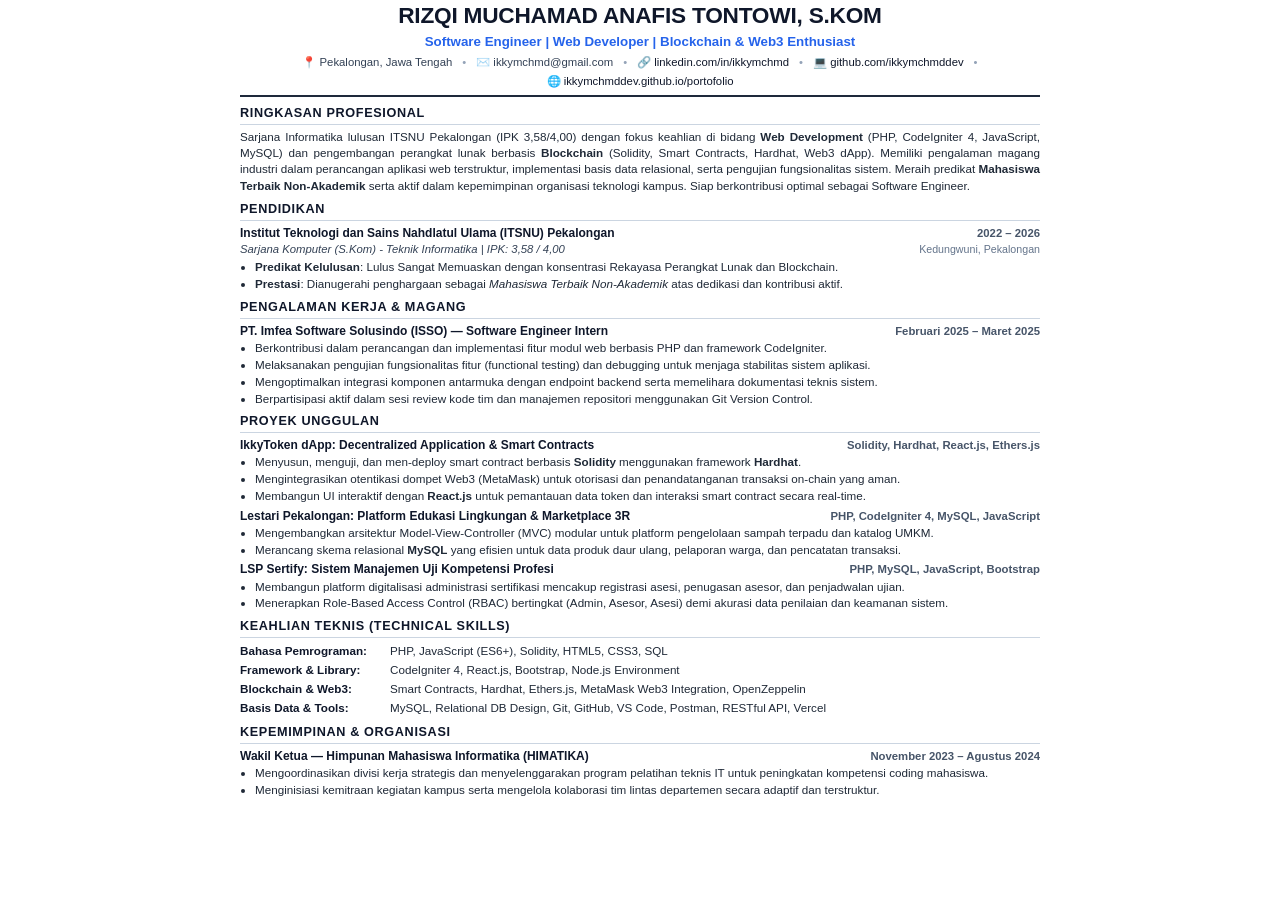
<file: cv-ats.html>
<!DOCTYPE html>
<html lang="id">
<head>
  <meta charset="UTF-8">
  <title>CV ATS - Rizqi Muchamad Anafis Tontowi, S.Kom</title>
  <style>
    @page {
      size: A4;
      margin: 10mm 14mm 10mm 14mm;
    }
    
    * {
      box-sizing: border-box;
      margin: 0;
      padding: 0;
    }

    body {
      font-family: Arial, "Helvetica Neue", Helvetica, sans-serif;
      font-size: 9pt;
      line-height: 1.35;
      color: #111827;
      background-color: #ffffff;
      -webkit-font-smoothing: antialiased;
    }

    .cv-container {
      width: 100%;
      max-width: 800px;
      margin: 0 auto;
    }

    /* Header */
    .header {
      text-align: center;
      border-bottom: 1.5pt solid #1e293b;
      padding-bottom: 6px;
      margin-bottom: 8px;
    }

    .name {
      font-size: 17pt;
      font-weight: bold;
      letter-spacing: -0.01em;
      color: #0f172a;
      margin-bottom: 2px;
      text-transform: uppercase;
    }

    .title {
      font-size: 10pt;
      font-weight: 700;
      color: #2563eb;
      margin-bottom: 4px;
    }

    .contact-info {
      font-size: 8.5pt;
      color: #334155;
      display: flex;
      flex-wrap: wrap;
      justify-content: center;
      gap: 4px 10px;
    }

    .contact-info a {
      color: #0f172a;
      text-decoration: none;
      font-weight: 500;
    }

    .contact-info span.separator {
      color: #94a3b8;
    }

    /* Section */
    .section {
      margin-bottom: 7px;
    }

    .section-title {
      font-size: 9.5pt;
      font-weight: bold;
      text-transform: uppercase;
      color: #0f172a;
      border-bottom: 1pt solid #cbd5e1;
      padding-bottom: 2px;
      margin-bottom: 4px;
      letter-spacing: 0.05em;
    }

    /* Summary */
    .summary-text {
      text-align: justify;
      color: #1f2937;
      line-height: 1.38;
      font-size: 8.75pt;
    }

    /* Item block */
    .item-block {
      margin-bottom: 4px;
    }

    .item-header {
      display: flex;
      justify-content: space-between;
      align-items: baseline;
      margin-bottom: 1px;
    }

    .item-title {
      font-weight: bold;
      color: #0f172a;
      font-size: 9pt;
    }

    .item-date {
      font-size: 8.5pt;
      font-weight: 600;
      color: #475569;
      white-space: nowrap;
    }

    .item-sub {
      display: flex;
      justify-content: space-between;
      align-items: baseline;
      font-style: italic;
      color: #334155;
      font-size: 8.5pt;
      margin-bottom: 2px;
    }

    .item-location {
      font-style: normal;
      font-size: 8pt;
      color: #64748b;
    }

    /* Bullet points */
    .bullet-list {
      margin-left: 15px;
      margin-top: 1px;
      margin-bottom: 2px;
    }

    .bullet-list li {
      margin-bottom: 1.5px;
      color: #1f2937;
      text-align: justify;
      line-height: 1.32;
      font-size: 8.75pt;
    }

    /* Skills */
    .skills-table {
      width: 100%;
      border-collapse: collapse;
      font-size: 8.75pt;
    }

    .skills-table td {
      padding: 1.5px 0;
      vertical-align: top;
    }

    .skills-category {
      font-weight: bold;
      color: #0f172a;
      width: 150px;
      padding-right: 6px;
    }

    .skills-list {
      color: #1f2937;
    }

    @media print {
      body {
        background: none;
      }
      .cv-container {
        width: 100%;
        max-width: none;
      }
    }
  </style>
</head>
<body>
  <div class="cv-container">
    <!-- Header -->
    <header class="header">
      <h1 class="name">Rizqi Muchamad Anafis Tontowi, S.Kom</h1>
      <div class="title">Software Engineer | Web Developer | Blockchain & Web3 Enthusiast</div>
      <div class="contact-info">
        <span>📍 Pekalongan, Jawa Tengah</span>
        <span class="separator">•</span>
        <span>✉️ ikkymchmd@gmail.com</span>
        <span class="separator">•</span>
        <span>🔗 <a href="https://www.linkedin.com/in/ikkymchmd">linkedin.com/in/ikkymchmd</a></span>
        <span class="separator">•</span>
        <span>💻 <a href="https://github.com/ikkymchmddev">github.com/ikkymchmddev</a></span>
        <span class="separator">•</span>
        <span>🌐 <a href="https://ikkymchmddev.github.io/portofolio/">ikkymchmddev.github.io/portofolio</a></span>
      </div>
    </header>

    <!-- Ringkasan Profesional -->
    <section class="section">
      <h2 class="section-title">Ringkasan Profesional</h2>
      <p class="summary-text">
        Sarjana Informatika lulusan ITSNU Pekalongan (IPK 3,58/4,00) dengan fokus keahlian di bidang <strong>Web Development</strong> (PHP, CodeIgniter 4, JavaScript, MySQL) dan pengembangan perangkat lunak berbasis <strong>Blockchain</strong> (Solidity, Smart Contracts, Hardhat, Web3 dApp). Memiliki pengalaman magang industri dalam perancangan aplikasi web terstruktur, implementasi basis data relasional, serta pengujian fungsionalitas sistem. Meraih predikat <strong>Mahasiswa Terbaik Non-Akademik</strong> serta aktif dalam kepemimpinan organisasi teknologi kampus. Siap berkontribusi optimal sebagai Software Engineer.
      </p>
    </section>

    <!-- Pendidikan -->
    <section class="section">
      <h2 class="section-title">Pendidikan</h2>
      <div class="item-block">
        <div class="item-header">
          <span class="item-title">Institut Teknologi dan Sains Nahdlatul Ulama (ITSNU) Pekalongan</span>
          <span class="item-date">2022 – 2026</span>
        </div>
        <div class="item-sub">
          <span>Sarjana Komputer (S.Kom) - Teknik Informatika | IPK: 3,58 / 4,00</span>
          <span class="item-location">Kedungwuni, Pekalongan</span>
        </div>
        <ul class="bullet-list">
          <li><strong>Predikat Kelulusan</strong>: Lulus Sangat Memuaskan dengan konsentrasi Rekayasa Perangkat Lunak dan Blockchain.</li>
          <li><strong>Prestasi</strong>: Dianugerahi penghargaan sebagai <em>Mahasiswa Terbaik Non-Akademik</em> atas dedikasi dan kontribusi aktif.</li>
        </ul>
      </div>
    </section>

    <!-- Pengalaman Kerja & Magang -->
    <section class="section">
      <h2 class="section-title">Pengalaman Kerja & Magang</h2>
      <div class="item-block">
        <div class="item-header">
          <span class="item-title">PT. Imfea Software Solusindo (ISSO) — Software Engineer Intern</span>
          <span class="item-date">Februari 2025 – Maret 2025</span>
        </div>
        <ul class="bullet-list">
          <li>Berkontribusi dalam perancangan dan implementasi fitur modul web berbasis PHP dan framework CodeIgniter.</li>
          <li>Melaksanakan pengujian fungsionalitas fitur (functional testing) dan debugging untuk menjaga stabilitas sistem aplikasi.</li>
          <li>Mengoptimalkan integrasi komponen antarmuka dengan endpoint backend serta memelihara dokumentasi teknis sistem.</li>
          <li>Berpartisipasi aktif dalam sesi review kode tim dan manajemen repositori menggunakan Git Version Control.</li>
        </ul>
      </div>
    </section>

    <!-- Proyek Unggulan -->
    <section class="section">
      <h2 class="section-title">Proyek Unggulan</h2>
      <div class="item-block">
        <div class="item-header">
          <span class="item-title">IkkyToken dApp: Decentralized Application & Smart Contracts</span>
          <span class="item-date">Solidity, Hardhat, React.js, Ethers.js</span>
        </div>
        <ul class="bullet-list">
          <li>Menyusun, menguji, dan men-deploy smart contract berbasis <strong>Solidity</strong> menggunakan framework <strong>Hardhat</strong>.</li>
          <li>Mengintegrasikan otentikasi dompet Web3 (MetaMask) untuk otorisasi dan penandatanganan transaksi on-chain yang aman.</li>
          <li>Membangun UI interaktif dengan <strong>React.js</strong> untuk pemantauan data token dan interaksi smart contract secara real-time.</li>
        </ul>
      </div>

      <div class="item-block">
        <div class="item-header">
          <span class="item-title">Lestari Pekalongan: Platform Edukasi Lingkungan & Marketplace 3R</span>
          <span class="item-date">PHP, CodeIgniter 4, MySQL, JavaScript</span>
        </div>
        <ul class="bullet-list">
          <li>Mengembangkan arsitektur Model-View-Controller (MVC) modular untuk platform pengelolaan sampah terpadu dan katalog UMKM.</li>
          <li>Merancang skema relasional <strong>MySQL</strong> yang efisien untuk data produk daur ulang, pelaporan warga, dan pencatatan transaksi.</li>
        </ul>
      </div>

      <div class="item-block">
        <div class="item-header">
          <span class="item-title">LSP Sertify: Sistem Manajemen Uji Kompetensi Profesi</span>
          <span class="item-date">PHP, MySQL, JavaScript, Bootstrap</span>
        </div>
        <ul class="bullet-list">
          <li>Membangun platform digitalisasi administrasi sertifikasi mencakup registrasi asesi, penugasan asesor, dan penjadwalan ujian.</li>
          <li>Menerapkan Role-Based Access Control (RBAC) bertingkat (Admin, Asesor, Asesi) demi akurasi data penilaian dan keamanan sistem.</li>
        </ul>
      </div>
    </section>

    <!-- Keahlian Teknis -->
    <section class="section">
      <h2 class="section-title">Keahlian Teknis (Technical Skills)</h2>
      <table class="skills-table">
        <tr>
          <td class="skills-category">Bahasa Pemrograman:</td>
          <td class="skills-list">PHP, JavaScript (ES6+), Solidity, HTML5, CSS3, SQL</td>
        </tr>
        <tr>
          <td class="skills-category">Framework & Library:</td>
          <td class="skills-list">CodeIgniter 4, React.js, Bootstrap, Node.js Environment</td>
        </tr>
        <tr>
          <td class="skills-category">Blockchain & Web3:</td>
          <td class="skills-list">Smart Contracts, Hardhat, Ethers.js, MetaMask Web3 Integration, OpenZeppelin</td>
        </tr>
        <tr>
          <td class="skills-category">Basis Data & Tools:</td>
          <td class="skills-list">MySQL, Relational DB Design, Git, GitHub, VS Code, Postman, RESTful API, Vercel</td>
        </tr>
      </table>
    </section>

    <!-- Pengalaman Organisasi -->
    <section class="section" style="margin-bottom: 0;">
      <h2 class="section-title">Kepemimpinan & Organisasi</h2>
      <div class="item-block">
        <div class="item-header">
          <span class="item-title">Wakil Ketua — Himpunan Mahasiswa Informatika (HIMATIKA)</span>
          <span class="item-date">November 2023 – Agustus 2024</span>
        </div>
        <ul class="bullet-list">
          <li>Mengoordinasikan divisi kerja strategis dan menyelenggarakan program pelatihan teknis IT untuk peningkatan kompetensi coding mahasiswa.</li>
          <li>Menginisiasi kemitraan kegiatan kampus serta mengelola kolaborasi tim lintas departemen secara adaptif dan terstruktur.</li>
        </ul>
      </div>
    </section>
  </div>
</body>
</html>
</file>
<file: style.css>
/* =========================================================
   RIZQI MUCHAMAD ANAFIS (IKKY) - PORTFOLIO STYLESHEET
   Design System: Modern Glassmorphic Dark/Light Mode
   ========================================================= */

:root {
  /* Color Palette - Modern Dark (Default) */
  --bg-primary: #0a0d14;
  --bg-secondary: #101522;
  --bg-card: rgba(20, 27, 45, 0.7);
  --bg-card-hover: rgba(28, 38, 62, 0.85);
  --bg-card-border: rgba(255, 255, 255, 0.08);
  --bg-card-border-hover: rgba(99, 102, 241, 0.5);

  --text-primary: #f8fafc;
  --text-secondary: #94a3b8;
  --text-muted: #64748b;

  --accent-cyan: #06b6d4;
  --accent-indigo: #6366f1;
  --accent-violet: #8b5cf6;
  --accent-emerald: #10b981;
  --accent-rose: #f43f5e;

  --gradient-primary: linear-gradient(135deg, #06b6d4 0%, #6366f1 50%, #8b5cf6 100%);
  --gradient-glow: radial-gradient(circle at center, rgba(99, 102, 241, 0.15), transparent 70%);

  --shadow-sm: 0 4px 6px -1px rgba(0, 0, 0, 0.2);
  --shadow-md: 0 10px 25px -5px rgba(0, 0, 0, 0.3);
  --shadow-glow: 0 0 35px -5px rgba(99, 102, 241, 0.3);

  --font-main: 'Plus Jakarta Sans', -apple-system, BlinkMacSystemFont, 'Segoe UI', Roboto, sans-serif;
  --font-mono: 'JetBrains Mono', monospace;

  --radius-sm: 8px;
  --radius-md: 14px;
  --radius-lg: 20px;
  --radius-full: 9999px;

  --transition-fast: 0.15s ease;
  --transition-normal: 0.25s ease;
  --transition-slow: 0.4s cubic-bezier(0.16, 1, 0.3, 1);
}

[data-theme="light"] {
  --bg-primary: #f8fafc;
  --bg-secondary: #f1f5f9;
  --bg-card: rgba(255, 255, 255, 0.85);
  --bg-card-hover: rgba(255, 255, 255, 0.98);
  --bg-card-border: rgba(0, 0, 0, 0.08);
  --bg-card-border-hover: rgba(99, 102, 241, 0.4);

  --text-primary: #0f172a;
  --text-secondary: #475569;
  --text-muted: #64748b;

  --gradient-glow: radial-gradient(circle at center, rgba(99, 102, 241, 0.08), transparent 70%);
  --shadow-sm: 0 4px 6px -1px rgba(0, 0, 0, 0.05);
  --shadow-md: 0 10px 25px -5px rgba(0, 0, 0, 0.08);
  --shadow-glow: 0 0 25px -5px rgba(99, 102, 241, 0.2);
}

/* =========================================================
   Base & Reset
   ========================================================= */
*, *::before, *::after {
  box-sizing: border-box;
  margin: 0;
  padding: 0;
}

html {
  scroll-behavior: smooth;
  font-size: 16px;
}

body {
  font-family: var(--font-main);
  background-color: var(--bg-primary);
  color: var(--text-primary);
  line-height: 1.6;
  overflow-x: hidden;
  position: relative;
  transition: background-color var(--transition-normal), color var(--transition-normal);
}

a {
  color: inherit;
  text-decoration: none;
  transition: color var(--transition-fast);
}

ul {
  list-style: none;
}

button, input, textarea {
  font-family: inherit;
}

/* =========================================================
   Layout Utilities
   ========================================================= */
.container {
  width: 100%;
  max-width: 1200px;
  margin: 0 auto;
  padding: 0 24px;
}

.section {
  padding: 96px 0;
  position: relative;
}

.section-header {
  text-align: center;
  max-width: 720px;
  margin: 0 auto 56px auto;
}

.section-tag {
  display: inline-block;
  font-family: var(--font-mono);
  font-size: 0.85rem;
  font-weight: 600;
  text-transform: uppercase;
  letter-spacing: 0.1em;
  color: var(--accent-cyan);
  background: rgba(6, 182, 212, 0.1);
  padding: 6px 14px;
  border-radius: var(--radius-full);
  border: 1px solid rgba(6, 182, 212, 0.25);
  margin-bottom: 14px;
}

.section-title {
  font-size: 2.25rem;
  font-weight: 800;
  line-height: 1.25;
  color: var(--text-primary);
  letter-spacing: -0.02em;
  margin-bottom: 12px;
}

.section-subtitle {
  color: var(--text-secondary);
  font-size: 1.05rem;
  margin-top: 8px;
}

.section-divider {
  width: 50px;
  height: 3px;
  background: var(--gradient-primary);
  margin: 18px auto 0 auto;
  border-radius: var(--radius-full);
}

.gradient-text {
  background: var(--gradient-primary);
  -webkit-background-clip: text;
  -webkit-text-fill-color: transparent;
  display: inline-block;
}

/* Glassmorphism Panel */
.glass-panel {
  background: var(--bg-card);
  backdrop-filter: blur(16px);
  -webkit-backdrop-filter: blur(16px);
  border: 1px solid var(--bg-card-border);
  border-radius: var(--radius-lg);
  box-shadow: var(--shadow-sm);
  transition: transform var(--transition-normal), border-color var(--transition-normal), box-shadow var(--transition-normal), background-color var(--transition-normal);
}

.glass-panel:hover {
  border-color: var(--bg-card-border-hover);
  box-shadow: var(--shadow-glow);
}

/* Ambient Background Glows */
.ambient-glow {
  position: fixed;
  width: 500px;
  height: 500px;
  border-radius: 50%;
  pointer-events: none;
  z-index: -1;
  opacity: 0.5;
  filter: blur(100px);
}

.glow-top-left {
  top: -150px;
  left: -150px;
  background: radial-gradient(circle, rgba(99, 102, 241, 0.3) 0%, transparent 70%);
}

.glow-bottom-right {
  bottom: 5%;
  right: -150px;
  background: radial-gradient(circle, rgba(6, 182, 212, 0.25) 0%, transparent 70%);
}

/* =========================================================
   Buttons
   ========================================================= */
.btn {
  display: inline-flex;
  align-items: center;
  justify-content: center;
  gap: 8px;
  padding: 12px 24px;
  font-size: 0.95rem;
  font-weight: 600;
  border-radius: var(--radius-full);
  cursor: pointer;
  transition: all var(--transition-fast);
  border: none;
  outline: none;
}

.btn-primary {
  background: var(--gradient-primary);
  color: #ffffff;
  box-shadow: 0 4px 15px rgba(99, 102, 241, 0.35);
}

.btn-primary:hover {
  transform: translateY(-2px);
  box-shadow: 0 6px 20px rgba(99, 102, 241, 0.5);
  color: #ffffff;
}

.btn-outline {
  background: transparent;
  color: var(--text-primary);
  border: 1px solid var(--bg-card-border);
  backdrop-filter: blur(10px);
}

.btn-outline:hover {
  background: rgba(255, 255, 255, 0.05);
  border-color: var(--accent-indigo);
  transform: translateY(-2px);
}

.btn-ghost {
  background: transparent;
  color: var(--text-secondary);
}

.btn-ghost:hover {
  color: var(--text-primary);
  background: rgba(255, 255, 255, 0.05);
}

.btn-sm {
  padding: 8px 16px;
  font-size: 0.85rem;
}

.btn-block {
  width: 100%;
}

.btn-icon {
  width: 16px;
  height: 16px;
}

.sm-icon {
  width: 14px;
  height: 14px;
}

/* =========================================================
   Header & Navigation
   ========================================================= */
.header {
  position: sticky;
  top: 0;
  width: 100%;
  z-index: 100;
  background: rgba(10, 13, 20, 0.75);
  backdrop-filter: blur(16px);
  -webkit-backdrop-filter: blur(16px);
  border-bottom: 1px solid var(--bg-card-border);
  transition: background-color var(--transition-normal), border-color var(--transition-normal);
}

[data-theme="light"] .header {
  background: rgba(248, 250, 252, 0.85);
}

.nav-container {
  display: flex;
  align-items: center;
  justify-content: space-between;
  height: 72px;
}

.brand-logo {
  display: flex;
  align-items: center;
  gap: 8px;
  font-weight: 800;
  font-size: 1.25rem;
  letter-spacing: -0.02em;
}

.logo-symbol {
  font-family: var(--font-mono);
  font-size: 1rem;
  color: var(--accent-cyan);
  background: rgba(6, 182, 212, 0.12);
  padding: 4px 8px;
  border-radius: var(--radius-sm);
  border: 1px solid rgba(6, 182, 212, 0.25);
}

.accent-dot {
  color: var(--accent-indigo);
}

.nav-menu {
  display: flex;
  align-items: center;
}

.nav-list {
  display: flex;
  align-items: center;
  gap: 32px;
}

.nav-link {
  font-size: 0.95rem;
  font-weight: 500;
  color: var(--text-secondary);
  position: relative;
  padding: 6px 0;
}

.nav-link:hover,
.nav-link.active {
  color: var(--text-primary);
}

.nav-link::after {
  content: '';
  position: absolute;
  bottom: 0;
  left: 0;
  width: 0;
  height: 2px;
  background: var(--gradient-primary);
  transition: width var(--transition-fast);
  border-radius: var(--radius-full);
}

.nav-link:hover::after,
.nav-link.active::after {
  width: 100%;
}

.nav-actions {
  display: flex;
  align-items: center;
  gap: 14px;
}

/* Theme Toggle Button */
.theme-toggle-btn {
  width: 40px;
  height: 40px;
  border-radius: 50%;
  display: flex;
  align-items: center;
  justify-content: center;
  background: var(--bg-card);
  border: 1px solid var(--bg-card-border);
  color: var(--text-primary);
  cursor: pointer;
  transition: all var(--transition-fast);
}

.theme-toggle-btn:hover {
  border-color: var(--accent-indigo);
  transform: rotate(15deg);
}

.theme-toggle-btn svg {
  width: 18px;
  height: 18px;
}

.sun-icon {
  display: none;
}
.moon-icon {
  display: block;
}

[data-theme="light"] .sun-icon {
  display: block;
}
[data-theme="light"] .moon-icon {
  display: none;
}

/* Mobile Toggle Hamburger */
.mobile-toggle-btn {
  display: none;
  flex-direction: column;
  justify-content: space-around;
  width: 38px;
  height: 38px;
  padding: 8px;
  background: transparent;
  border: 1px solid var(--bg-card-border);
  border-radius: var(--radius-sm);
  cursor: pointer;
}

.hamburger-bar {
  width: 100%;
  height: 2px;
  background: var(--text-primary);
  border-radius: 2px;
  transition: all var(--transition-normal);
}

.mobile-toggle-btn.open .hamburger-bar:nth-child(1) {
  transform: translateY(7px) rotate(45deg);
}
.mobile-toggle-btn.open .hamburger-bar:nth-child(2) {
  opacity: 0;
}
.mobile-toggle-btn.open .hamburger-bar:nth-child(3) {
  transform: translateY(-7px) rotate(-45deg);
}

/* =========================================================
   Hero Section
   ========================================================= */
.hero-section {
  padding: 20px 0 50px 0;
  position: relative;
}

.hero-container {
  display: grid;
  grid-template-columns: 1.15fr 0.85fr;
  align-items: center;
  gap: 48px;
}

.status-badge {
  display: inline-flex;
  align-items: center;
  gap: 8px;
  padding: 6px 14px;
  background: rgba(16, 185, 129, 0.1);
  border: 1px solid rgba(16, 185, 129, 0.25);
  border-radius: var(--radius-full);
  font-size: 0.85rem;
  font-weight: 600;
  color: var(--accent-emerald);
  margin-bottom: 24px;
}

.status-dot {
  width: 8px;
  height: 8px;
  background: var(--accent-emerald);
  border-radius: 50%;
  box-shadow: 0 0 8px var(--accent-emerald);
  animation: pulse-dot 2s infinite;
}

@keyframes pulse-dot {
  0% { transform: scale(0.95); opacity: 0.8; }
  50% { transform: scale(1.3); opacity: 1; }
  100% { transform: scale(0.95); opacity: 0.8; }
}

.hero-title {
  font-size: 3.25rem;
  font-weight: 800;
  line-height: 1.15;
  letter-spacing: -0.03em;
  margin-bottom: 20px;
}

.sub-greeting {
  display: block;
  font-size: 1.5rem;
  font-weight: 600;
  color: var(--text-secondary);
  letter-spacing: -0.01em;
  margin-top: 8px;
}

.hero-description {
  font-size: 1.15rem;
  color: var(--text-secondary);
  line-height: 1.7;
  max-width: 580px;
  margin-bottom: 32px;
}

.hero-cta-group {
  display: flex;
  align-items: center;
  flex-wrap: wrap;
  gap: 16px;
  margin-bottom: 32px;
}

.hero-socials {
  display: flex;
  align-items: center;
  gap: 14px;
}

.socials-label {
  font-size: 0.9rem;
  color: var(--text-muted);
  font-weight: 500;
}

.social-link {
  width: 38px;
  height: 38px;
  display: flex;
  align-items: center;
  justify-content: center;
  background: var(--bg-card);
  border: 1px solid var(--bg-card-border);
  border-radius: 50%;
  color: var(--text-secondary);
  transition: all var(--transition-fast);
}

.social-link:hover {
  color: var(--accent-cyan);
  border-color: var(--accent-cyan);
  transform: translateY(-3px);
}

.social-link svg {
  width: 18px;
  height: 18px;
}

/* Avatar Visual Component */
.hero-visual {
  display: flex;
  justify-content: center;
  position: relative;
}

.avatar-card-wrapper {
  position: relative;
  max-width: 400px;
  width: 100%;
}

.avatar-glow-ring {
  position: absolute;
  inset: -15px;
  background: var(--gradient-primary);
  border-radius: var(--radius-lg);
  opacity: 0.35;
  filter: blur(25px);
  z-index: 1;
}

.avatar-glass-card {
  position: relative;
  z-index: 2;
  border-radius: var(--radius-lg);
  overflow: hidden;
  border: 1px solid var(--bg-card-border);
  background: var(--bg-card);
  box-shadow: var(--shadow-md);
  padding: 12px;
}

.avatar-image {
  width: 100%;
  aspect-ratio: 4 / 5;
  border-radius: calc(var(--radius-lg) - 6px);
  display: block;
  object-fit: cover;
  object-position: center 15%;
  transition: transform var(--transition-slow);
}

.avatar-glass-card:hover .avatar-image {
  transform: scale(1.02);
}

/* Floating Badges */
.floating-badge {
  position: absolute;
  z-index: 3;
  display: flex;
  align-items: center;
  gap: 12px;
  padding: 10px 16px;
  background: var(--bg-card);
  backdrop-filter: blur(20px);
  -webkit-backdrop-filter: blur(20px);
  border: 1px solid var(--bg-card-border);
  border-radius: var(--radius-md);
  box-shadow: var(--shadow-md);
  animation: float-badge 4s ease-in-out infinite alternate;
}

.badge-top-right {
  top: 25px;
  right: -20px;
  animation-delay: 0s;
}

.badge-bottom-left {
  bottom: 25px;
  left: -20px;
  animation-delay: 2s;
}

@keyframes float-badge {
  0% { transform: translateY(0); }
  100% { transform: translateY(-8px); }
}

.badge-icon {
  font-size: 1.25rem;
}

.badge-title {
  display: block;
  font-size: 0.85rem;
  font-weight: 700;
  color: var(--text-primary);
}

.badge-sub {
  display: block;
  font-size: 0.75rem;
  color: var(--text-muted);
}

/* Stats Grid */
.stats-grid {
  display: grid;
  grid-template-columns: repeat(4, 1fr);
  gap: 20px;
  margin-top: 56px;
  padding: 20px;
  background: rgba(16, 21, 34, 0.45);
  border: 1px solid var(--bg-card-border);
  border-radius: var(--radius-lg);
  backdrop-filter: blur(16px);
  -webkit-backdrop-filter: blur(16px);
  box-shadow: var(--shadow-sm);
}

.stat-card {
  display: flex;
  flex-direction: column;
  align-items: center;
  justify-content: flex-start;
  text-align: center;
  padding: 22px 14px;
  border-radius: var(--radius-md);
  background: var(--bg-card);
  border: 1px solid var(--bg-card-border);
  box-shadow: var(--shadow-sm);
  transition: all 0.3s ease;
  cursor: default;
  position: relative;
  overflow: hidden;
}

.stat-card:hover {
  background: var(--bg-card-hover);
  border-color: var(--bg-card-border-hover);
  box-shadow: 0 12px 28px -4px rgba(0, 0, 0, 0.4), 0 0 25px rgba(99, 102, 241, 0.35);
  transform: translateY(-5px);
}

.stat-value-group {
  display: inline-flex;
  align-items: baseline;
  justify-content: center;
  min-height: 2.8rem;
}

.stat-number {
  font-size: 2.2rem;
  font-weight: 800;
  color: var(--text-primary);
  letter-spacing: -0.02em;
  line-height: 1.1;
  transition: color 0.3s ease;
}

.stat-card:hover .stat-number {
  color: #ffffff;
}

.stat-plus {
  font-size: 1.7rem;
  font-weight: 800;
  color: var(--accent-cyan);
  margin-left: 2px;
}

.stat-label {
  display: block;
  font-size: 0.825rem;
  line-height: 1.45;
  color: var(--text-secondary);
  font-weight: 500;
  margin-top: 8px;
  max-width: 230px;
  transition: color 0.3s ease;
}

.stat-card:hover .stat-label {
  color: var(--text-primary);
}

/* =========================================================
   About Section
   ========================================================= */
.about-grid {
  display: grid;
  grid-template-columns: 1fr 1fr;
  gap: 36px;
  align-items: stretch;
}

.about-card {
  padding: 32px;
  display: flex;
  flex-direction: column;
  justify-content: center;
  gap: 16px;
}

.about-icon-header {
  display: flex;
  align-items: center;
  gap: 16px;
}

.icon-bubble {
  width: 48px;
  height: 48px;
  display: flex;
  align-items: center;
  justify-content: center;
  border-radius: var(--radius-md);
  background: rgba(99, 102, 241, 0.12);
  color: var(--accent-indigo);
  border: 1px solid rgba(99, 102, 241, 0.25);
}

.icon-bubble svg {
  width: 24px;
  height: 24px;
}

.about-card h3 {
  font-size: 1.5rem;
  font-weight: 700;
}

.about-card p {
  color: var(--text-secondary);
  font-size: 0.95rem;
  line-height: 1.65;
}

.about-highlights-grid {
  display: grid;
  grid-template-columns: 1fr 1fr;
  gap: 20px;
}

.highlight-item {
  padding: 22px;
  display: flex;
  flex-direction: column;
  transition: transform var(--transition-fast), border-color var(--transition-fast);
}

.highlight-item:hover {
  transform: translateY(-3px);
  border-color: rgba(255, 255, 255, 0.15);
}

.highlight-icon {
  font-size: 1.75rem;
  margin-bottom: 12px;
}

.highlight-item h4 {
  font-size: 1.1rem;
  font-weight: 700;
  margin-bottom: 8px;
  color: var(--text-primary);
}

.highlight-item p {
  font-size: 0.9rem;
  color: var(--text-secondary);
  line-height: 1.5;
}

/* =========================================================
   Skills Section
   ========================================================= */
.filter-tabs {
  display: flex;
  justify-content: center;
  gap: 12px;
  margin-bottom: 40px;
  flex-wrap: wrap;
}

.filter-btn {
  padding: 8px 20px;
  border-radius: var(--radius-full);
  font-size: 0.9rem;
  font-weight: 600;
  background: var(--bg-card);
  border: 1px solid var(--bg-card-border);
  color: var(--text-secondary);
  cursor: pointer;
  transition: all var(--transition-fast);
}

.filter-btn:hover {
  color: var(--text-primary);
  border-color: var(--accent-indigo);
}

.filter-btn.active {
  background: var(--gradient-primary);
  color: #ffffff;
  border-color: transparent;
  box-shadow: 0 4px 12px rgba(99, 102, 241, 0.3);
}

.skills-grid {
  display: grid;
  grid-template-columns: repeat(auto-fill, minmax(260px, 1fr));
  gap: 20px;
}

.skill-card {
  padding: 20px;
  display: flex;
  align-items: center;
  gap: 16px;
  transition: all var(--transition-normal);
}

.skill-card.hidden {
  display: none;
}

.skill-icon-wrap {
  width: 44px;
  height: 44px;
  display: flex;
  align-items: center;
  justify-content: center;
  background: rgba(6, 182, 212, 0.1);
  border: 1px solid rgba(6, 182, 212, 0.2);
  border-radius: var(--radius-md);
  color: var(--accent-cyan);
  flex-shrink: 0;
}

.skill-svg {
  width: 22px;
  height: 22px;
}

.skill-name {
  font-size: 1rem;
  font-weight: 700;
  color: var(--text-primary);
  margin-bottom: 2px;
}

.skill-level {
  font-size: 0.8rem;
  color: var(--text-muted);
}

/* =========================================================
   Projects Section
   ========================================================= */
.projects-grid {
  display: grid;
  grid-template-columns: repeat(auto-fit, minmax(340px, 1fr));
  gap: 30px;
}

.project-card {
  padding: 32px;
  display: flex;
  flex-direction: column;
  justify-content: space-between;
  position: relative;
  overflow: hidden;
}

.project-badge {
  align-self: flex-start;
  font-size: 0.75rem;
  font-weight: 700;
  text-transform: uppercase;
  letter-spacing: 0.05em;
  color: var(--accent-violet);
  background: rgba(139, 92, 246, 0.12);
  border: 1px solid rgba(139, 92, 246, 0.25);
  padding: 4px 10px;
  border-radius: var(--radius-full);
  margin-bottom: 18px;
}

.project-title {
  font-size: 1.35rem;
  font-weight: 700;
  margin-bottom: 12px;
  color: var(--text-primary);
  line-height: 1.35;
}

.project-description {
  color: var(--text-secondary);
  font-size: 0.95rem;
  line-height: 1.6;
  margin-bottom: 20px;
}

.project-tags {
  display: flex;
  flex-wrap: wrap;
  gap: 8px;
  margin-bottom: 24px;
}

.tech-tag {
  font-family: var(--font-mono);
  font-size: 0.75rem;
  color: var(--text-muted);
  background: rgba(255, 255, 255, 0.04);
  border: 1px solid var(--bg-card-border);
  padding: 4px 10px;
  border-radius: var(--radius-sm);
}

.project-links {
  display: flex;
  align-items: center;
  gap: 12px;
  margin-top: auto;
}

/* =========================================================
   Timeline / Experience Section
   ========================================================= */
.timeline {
  max-width: 800px;
  margin: 0 auto;
  position: relative;
  padding-left: 36px;
}

.timeline::before {
  content: '';
  position: absolute;
  top: 10px;
  bottom: 10px;
  left: 8px;
  width: 2px;
  background: linear-gradient(180deg, var(--accent-cyan) 0%, var(--accent-indigo) 50%, var(--accent-violet) 100%);
  border-radius: var(--radius-full);
}

.timeline-item {
  position: relative;
  margin-bottom: 40px;
}

.timeline-item:last-child {
  margin-bottom: 0;
}

.timeline-dot {
  position: absolute;
  top: 24px;
  left: -36px;
  width: 18px;
  height: 18px;
  border-radius: 50%;
  background: var(--bg-primary);
  border: 3px solid var(--accent-cyan);
  box-shadow: 0 0 10px var(--accent-cyan);
}

.timeline-content {
  padding: 28px;
}

.timeline-date {
  font-family: var(--font-mono);
  font-size: 0.85rem;
  font-weight: 600;
  color: var(--accent-cyan);
  margin-bottom: 6px;
  display: inline-block;
}

.timeline-role {
  font-size: 1.25rem;
  font-weight: 700;
  color: var(--text-primary);
  margin-bottom: 4px;
}

.timeline-company {
  font-size: 0.95rem;
  color: var(--accent-indigo);
  font-weight: 600;
  margin-bottom: 4px;
}

.timeline-location {
  display: flex;
  align-items: center;
  gap: 6px;
  font-size: 0.82rem;
  color: var(--text-muted);
  margin-bottom: 12px;
}

.timeline-location svg {
  width: 14px;
  height: 14px;
  flex-shrink: 0;
  color: var(--accent-cyan);
}

.timeline-content p {
  color: var(--text-secondary);
  font-size: 0.95rem;
  line-height: 1.6;
}

/* =========================================================
   Contact Section
   ========================================================= */
.contact-wrapper {
  display: grid;
  grid-template-columns: 0.9fr 1.1fr;
  gap: 36px;
}

.contact-info-card {
  padding: 36px;
  display: flex;
  flex-direction: column;
  justify-content: space-between;
}

.contact-info-title {
  font-size: 1.5rem;
  font-weight: 700;
  margin-bottom: 12px;
}

.contact-info-text {
  color: var(--text-secondary);
  font-size: 1rem;
  line-height: 1.6;
  margin-bottom: 30px;
}

.contact-detail-items {
  display: flex;
  flex-direction: column;
  gap: 20px;
  margin-bottom: 30px;
}

.contact-item {
  display: flex;
  align-items: center;
  gap: 16px;
  transition: transform var(--transition-fast);
}

.contact-item:hover {
  transform: translateX(4px);
}

.contact-icon-bubble {
  width: 42px;
  height: 42px;
  display: flex;
  align-items: center;
  justify-content: center;
  border-radius: var(--radius-md);
  background: rgba(99, 102, 241, 0.1);
  color: var(--accent-indigo);
  border: 1px solid rgba(99, 102, 241, 0.2);
  flex-shrink: 0;
  transition: all var(--transition-fast);
}

.contact-item:hover .contact-icon-bubble {
  background: rgba(99, 102, 241, 0.2);
  border-color: var(--accent-indigo);
  color: var(--accent-cyan);
  box-shadow: 0 0 12px rgba(99, 102, 241, 0.3);
}

.contact-icon-bubble svg {
  width: 20px;
  height: 20px;
}

.contact-detail-label {
  display: block;
  font-size: 0.8rem;
  color: var(--text-muted);
}

.contact-detail-value {
  font-size: 0.95rem;
  font-weight: 600;
  color: var(--text-primary);
}

.social-pills-row {
  display: flex;
  gap: 12px;
}

.social-pill {
  padding: 8px 18px;
  border-radius: var(--radius-full);
  font-size: 0.85rem;
  font-weight: 600;
  background: var(--bg-card);
  border: 1px solid var(--bg-card-border);
  color: var(--text-secondary);
  transition: all var(--transition-fast);
}

.social-pill:hover {
  color: var(--accent-cyan);
  border-color: var(--accent-cyan);
  transform: translateY(-2px);
}

/* Contact Form */
.contact-form-card {
  padding: 36px;
}

.contact-form {
  display: flex;
  flex-direction: column;
  gap: 20px;
}

.form-group {
  display: flex;
  flex-direction: column;
  gap: 6px;
}

.form-label {
  font-size: 0.9rem;
  font-weight: 600;
  color: var(--text-primary);
}

.form-input {
  width: 100%;
  padding: 12px 16px;
  background: rgba(255, 255, 255, 0.03);
  border: 1px solid var(--bg-card-border);
  border-radius: var(--radius-md);
  color: var(--text-primary);
  font-size: 0.95rem;
  transition: all var(--transition-fast);
  outline: none;
}

[data-theme="light"] .form-input {
  background: rgba(0, 0, 0, 0.02);
}

.form-input:focus {
  border-color: var(--accent-indigo);
  box-shadow: 0 0 0 3px rgba(99, 102, 241, 0.15);
}

.form-textarea {
  resize: vertical;
  min-height: 120px;
}

.form-error {
  font-size: 0.8rem;
  color: var(--accent-rose);
  display: none;
}

.form-group.has-error .form-input {
  border-color: var(--accent-rose);
}

.form-group.has-error .form-error {
  display: block;
}

/* =========================================================
   Modal Dialog
   ========================================================= */
.modal-backdrop {
  position: fixed;
  inset: 0;
  background: rgba(0, 0, 0, 0.7);
  backdrop-filter: blur(8px);
  -webkit-backdrop-filter: blur(8px);
  z-index: 1000;
  display: flex;
  align-items: center;
  justify-content: center;
  padding: 24px;
  opacity: 0;
  pointer-events: none;
  transition: opacity var(--transition-normal);
}

.modal-backdrop.open {
  opacity: 1;
  pointer-events: auto;
}

.modal-dialog {
  max-width: 650px;
  width: 100%;
  position: relative;
  padding: 36px;
  transform: translateY(20px) scale(0.95);
  transition: transform var(--transition-normal);
  max-height: 90vh;
  overflow-y: auto;
}

.modal-backdrop.open .modal-dialog {
  transform: translateY(0) scale(1);
}

.modal-close-btn {
  position: absolute;
  top: 20px;
  right: 20px;
  background: transparent;
  border: none;
  font-size: 1.75rem;
  color: var(--text-secondary);
  cursor: pointer;
  line-height: 1;
}

.modal-close-btn:hover {
  color: var(--text-primary);
}

/* Toast Notifications */
.toast-container {
  position: fixed;
  bottom: 24px;
  right: 24px;
  z-index: 2000;
  display: flex;
  flex-direction: column;
  gap: 12px;
}

.toast {
  padding: 14px 20px;
  border-radius: var(--radius-md);
  background: var(--bg-card);
  border: 1px solid var(--bg-card-border);
  backdrop-filter: blur(16px);
  box-shadow: var(--shadow-md);
  color: var(--text-primary);
  font-size: 0.9rem;
  display: flex;
  align-items: center;
  gap: 10px;
  animation: slide-toast 0.3s cubic-bezier(0.16, 1, 0.3, 1) forwards;
}

.toast.toast-success {
  border-color: var(--accent-emerald);
}

.toast.toast-error {
  border-color: #ef4444;
}

@keyframes slide-toast {
  from { transform: translateX(100%); opacity: 0; }
  to { transform: translateX(0); opacity: 1; }
}

/* =========================================================
   Footer
   ========================================================= */
.footer {
  border-top: 1px solid var(--bg-card-border);
  padding: 56px 0 36px 0;
  background: var(--bg-secondary);
}

.footer-container {
  display: flex;
  flex-direction: column;
  gap: 36px;
}

@media (min-width: 768px) {
  .footer-container {
    flex-direction: row;
    justify-content: space-between;
    align-items: center;
  }
}

.footer-left {
  max-width: 360px;
}

.footer-tagline {
  font-size: 0.9rem;
  color: var(--text-muted);
  margin-top: 8px;
}

.footer-nav {
  display: flex;
  gap: 24px;
  flex-wrap: wrap;
}

.footer-link {
  font-size: 0.9rem;
  color: var(--text-secondary);
}

.footer-link:hover {
  color: var(--accent-cyan);
}

.footer-right {
  display: flex;
  flex-direction: column;
  align-items: flex-start;
  gap: 12px;
}

@media (min-width: 768px) {
  .footer-right {
    align-items: flex-end;
  }
}

.back-to-top {
  padding: 6px 14px;
  border-radius: var(--radius-full);
  border: 1px solid var(--bg-card-border);
  font-size: 0.85rem;
}

.copyright-text {
  font-size: 0.8rem;
  color: var(--text-muted);
}

/* =========================================================
   Responsive Breakpoints
   ========================================================= */
@media (max-width: 992px) {
  .hero-container {
    grid-template-columns: 1fr;
    text-align: center;
  }

  .hero-title {
    font-size: 2.75rem;
  }

  .hero-description {
    margin: 0 auto 32px auto;
  }

  .hero-cta-group {
    justify-content: center;
  }

  .hero-socials {
    justify-content: center;
  }

  .about-grid {
    grid-template-columns: 1fr;
  }

  .contact-wrapper {
    grid-template-columns: 1fr;
  }

  .stats-grid {
    grid-template-columns: repeat(2, 1fr);
  }
}

@media (max-width: 768px) {
  .nav-menu {
    position: fixed;
    top: 72px;
    left: 0;
    right: 0;
    background: var(--bg-secondary);
    border-bottom: 1px solid var(--bg-card-border);
    padding: 24px;
    transform: translateY(-150%);
    opacity: 0;
    pointer-events: none;
    transition: all var(--transition-normal);
    box-shadow: var(--shadow-md);
  }

  .nav-menu.open {
    transform: translateY(0);
    opacity: 1;
    pointer-events: auto;
  }

  .nav-list {
    flex-direction: column;
    gap: 18px;
    align-items: flex-start;
  }

  .nav-cta {
    display: none;
  }

  .mobile-toggle-btn {
    display: flex;
  }

  .hero-title {
    font-size: 2.25rem;
  }

  .sub-greeting {
    font-size: 1.25rem;
  }

  .about-highlights-grid {
    grid-template-columns: 1fr;
  }

  .stats-grid {
    grid-template-columns: 1fr;
    gap: 16px;
  }

  .section {
    padding: 88px 0 64px 0;
  }
}
</file>
